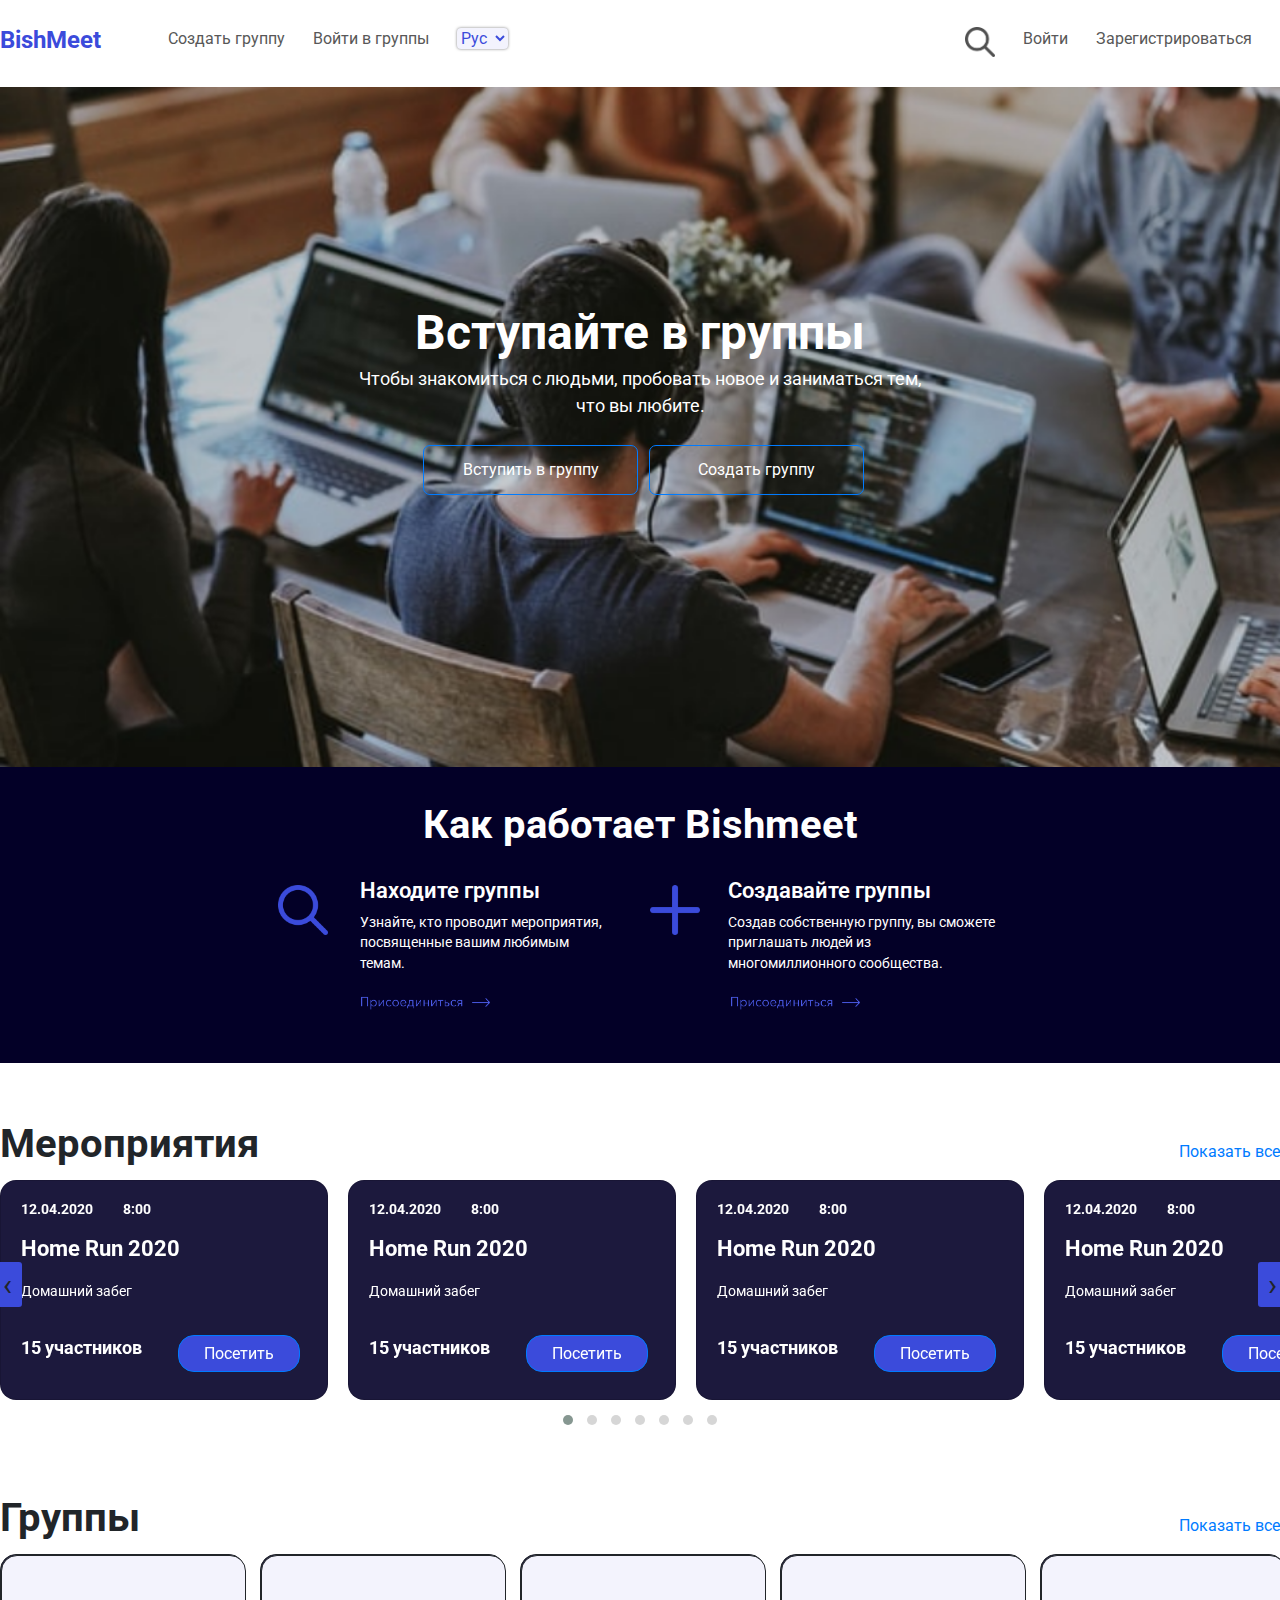
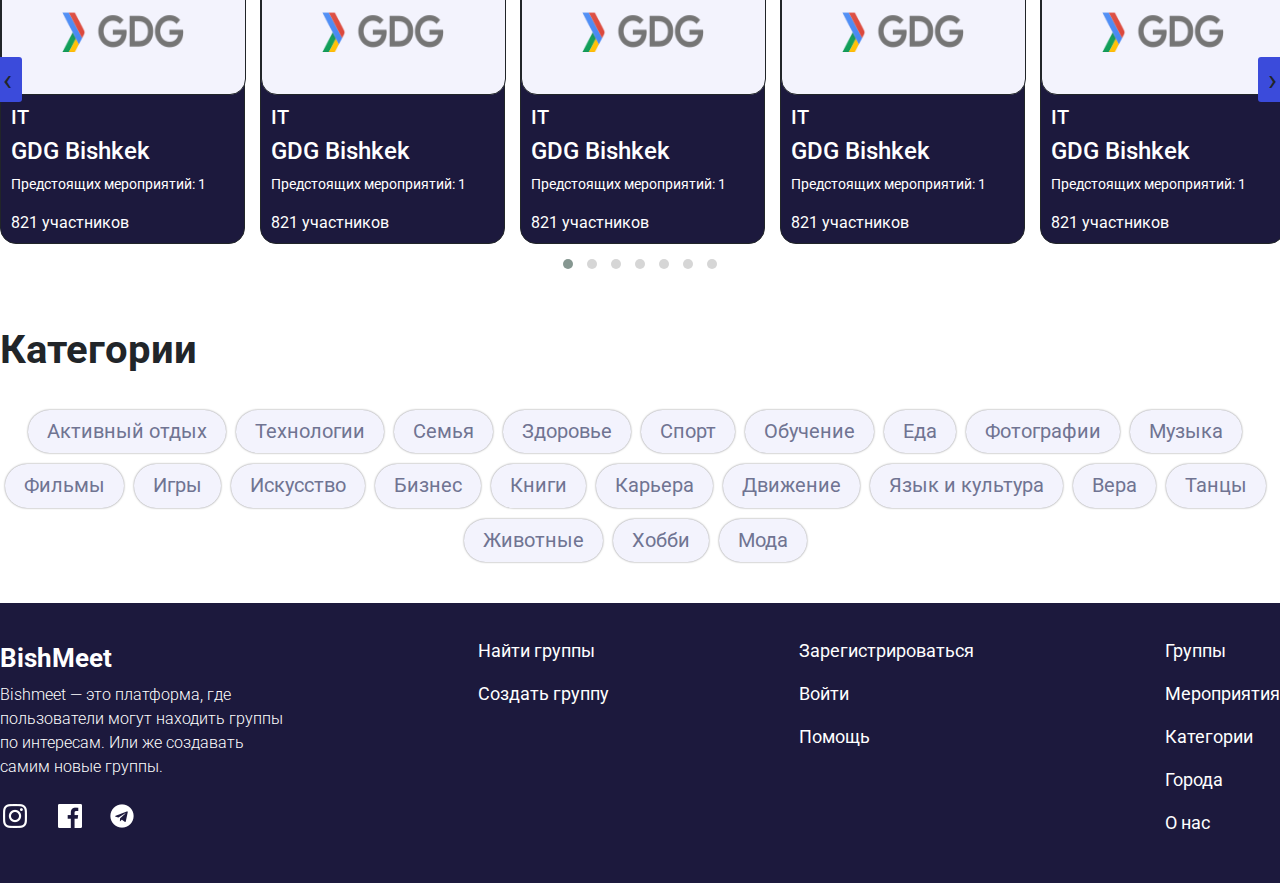
<file: index.html>
<!DOCTYPE html>
<html lang="en">

<head>
    <meta charset="UTF-8">
    <meta name="viewport" content="width=device-width, initial-scale=1.0">
    <link href="https://fonts.googleapis.com/css2?family=Roboto:wght@300;400;700&display=swap" rel="stylesheet">

    <link rel="stylesheet" href="./src/css/owl.carousel.min.css">
    <link rel="stylesheet" href="./src/css/owl.theme.default.min.css">
    <link rel="stylesheet" href="./src/css/bootstrap-reboot.min.css">
    <link rel="stylesheet" href="./src/css/bootstrap-grid.min.css">
    <link rel="stylesheet" href="https://stackpath.bootstrapcdn.com/bootstrap/4.5.0/css/bootstrap.min.css">
    <link rel="stylesheet" href="https://stackpath.bootstrapcdn.com/font-awesome/4.7.0/css/font-awesome.min.css">
    <link rel="stylesheet" href="./src/css/style.css">
    <title>Document</title>
</head>

<body>

    <!-- modal window -->
    <div class="modal_gamburger">
        <div class="container">
            <div class="box_all">
                <div class="box_modal">

                    <p> <span data-cloze class="close">&times;</span></p>


                    <div class="box_lang">
                        <span class="lang_items">РУС</span>
                        <span class="lang_items">КЫРГ</span>
                        <span class="lang_items">ENG</span>
                    </div>
                </div>

                <div class="input-group mt-3 mb-4">
                    <input type="text" class="form-control" placeholder="поиск" aria-label="Username"
                        aria-describedby="basic-addon1">
                    <img class="modal_lupa" src="./src/icons/lupa.png" alt="">
                </div>

                <h6 class="list_items"><a href="come_in.html"> Войти</a></h6>
                <h6 class="list_items"><a href="sign_up.html"> Зарегистрироваться</a></h6>
                <hr class="line_category mt-3 mb-3">
                <h6 class="list_items"><a href="#">Создать группу</a></h6>
                <h6 class="list_items"><a href="#">Войти в группу</a></h6>
            </div>
        </div>
    </div>

    <!-- header for mobile -->
    <div class="mobile">
        <div class="container_all">
            <div class="gamburger_menu_mobile">

                <img data-mobile class="gamburger_img " src="./src/icons/gamburger_menu.png" alt="menu">
                <h2 class="logo_text_mobile "><a href="#">BishMeet</a></h2>
                <span class="menu_text_mobile "><a href="come_in.html">Войти</a></span>
            </div>
        </div>
    </div>


    <header class="header_menu">
        <div class="container_all">

            <div class="menu">
                <h2 class="logo_text"><a href="#">BishMeet</a></h2>
                <div class="box_menu">
                    <ul class="menu_items menu_2">
                        <li class="menu_items_text"><a href="#">Создать группу</a></li>
                        <li class="menu_items_text"><a href="#">Войти в группы</a></li>
                        <li class="menu_items_text">
                            <select class="dropDown">
                                <option>Рус</option>
                                <option>Кыр</option>
                                <option>Eng</option>

                            </select>
                        </li>
                    </ul>

                    <ul class="menu_items ">
                        <li class="menu_items_text">
                            <img class="menu_icons_lupa" src="./src/icons/lupa.png" alt="lupa">
                        </li>
                        <li class="menu_items_text"><a href="come_in.html">Войти</a></li>
                        <li class="menu_items_text"><a href="sign_up.html">Зарегистрироваться</a></li>
                    </ul>
                </div>
            </div>
        </div>

    </header>

    <section class="promo">
        <div class="container_all">
            <div class="box_promo ">
                <h1 class="promo_first_text ">Вступайте в группы </h1>
                <p class="promo_text_item">Чтобы знакомиться с людьми, пробовать новое и заниматься тем, <br
                        class="break">что вы
                    любите.</p>
                <div class="for_btn">
                    <button type="button" class="btn btn-outline-primary">Вступить в группу </button>
                    <button type="button" class="btn btn-outline-primary">Создать группу</button>
                </div>
            </div>

        </div>
    </section>

    <section class="promo_info">
        <div class="container-fluid">
            <div class="box_promo_info ">
                <h2 class="promo_second_text ">Как работает Bishmeet</h2>
                <div class="promo_info_box mt-4">
                    <div class="box_info_1">

                        <div class="box_img">
                            <img class="promo_img_lupa mt-2" src="./src/icons/lupa_blue_2.png" alt="lupa">
                        </div>

                        <div class="box_text">
                            <h2 class="promo_find_text">Находите группы</h2>
                            <p class="promo_text_info">Узнайте, кто проводит мероприятия, посвященные вашим любимым
                                <br> темам.
                            </p>
                        </div>

                        <div class="box_com">
                            <a href="#"><img class="get_in" src="./src/icons/str.png" alt="str"> </a>
                        </div>

                    </div>




                    <div class="box_info_2">

                        <div class="box_img">
                            <img class="promo_img_pluse mt-2  " src="./src/icons/pluse (1).png" alt="plus">
                        </div>

                        <div class="box_text_2">
                            <h2 class="promo_find_text">Создавайте группы </h2>
                            <p class="promo_text_info">Создав собственную группу, вы сможете приглашать людей из<br>
                                многомиллионного сообщества.
                            </p>
                        </div>

                        <div class="box_com">
                            <a href="#"><img class="get_in mr-4" src="./src/icons/str.png" alt="str"> </a>
                        </div>

                    </div>


                </div>
            </div>
        </div>
    </section>

    <section class="promo_slider">
        <div class="container_all">
            <div class="promo_text_slider">
                <h2 class="activity ">Мероприятия</h2>
                <p class="activity_text"><a href="#">Показать все </a></p>
            </div>

            <!-- <div class="container"> -->
            <div class="first owl-carousel owl-theme owl-loaded">
                <div>
                    <div class="card ">
                        <div class="card-body">
                            <h5 class="card-title">12.04.2020</h5>
                            <h5 class="card-title">8:00</h5>
                            <h4 class="card-title">Home Run 2020</h4>

                            <p class="card-text">Домашний забег</p>
                            <p class="card-title-text">15 участников</p>

                            <a href="#" class="btn_card btn btn-primary">Посетить</a>
                        </div>
                    </div>
                </div>
                <div>
                    <div class="card ">
                        <div class="card-body">
                            <h5 class="card-title">12.04.2020</h5>
                            <h5 class="card-title">8:00</h5>
                            <h4 class="card-title">Home Run 2020</h4>

                            <p class="card-text">Домашний забег</p>
                            <p class="card-title-text">15 участников</p>

                            <a href="#" class="btn_card btn btn-primary">Посетить</a>
                        </div>
                    </div>
                </div>
                <div>
                    <div class="card ">
                        <div class="card-body">
                            <h5 class="card-title">12.04.2020</h5>
                            <h5 class="card-title">8:00</h5>
                            <h4 class="card-title">Home Run 2020</h4>

                            <p class="card-text">Домашний забег</p>
                            <p class="card-title-text">15 участников</p>

                            <a href="#" class="btn_card btn btn-primary">Посетить</a>
                        </div>
                    </div>
                </div>
                <div>
                    <div class="card ">
                        <div class="card-body">
                            <h5 class="card-title">12.04.2020</h5>
                            <h5 class="card-title">8:00</h5>
                            <h4 class="card-title">Home Run 2020</h4>

                            <p class="card-text">Домашний забег</p>
                            <p class="card-title-text">15 участников</p>

                            <a href="#" class="btn_card btn btn-primary">Посетить</a>
                        </div>
                    </div>
                </div>
                <div>
                    <div class="card ">
                        <div class="card-body">
                            <h5 class="card-title">12.04.2020</h5>
                            <h5 class="card-title">8:00</h5>
                            <h4 class="card-title">Home Run 2020</h4>

                            <p class="card-text">Домашний забег</p>
                            <p class="card-title-text">15 участников</p>

                            <a href="#" class="btn_card btn btn-primary">Посетить</a>
                        </div>
                    </div>
                </div>
                <div>
                    <div class="card ">
                        <div class="card-body">
                            <h5 class="card-title">12.04.2020</h5>
                            <h5 class="card-title">8:00</h5>
                            <h4 class="card-title">Home Run 2020</h4>

                            <p class="card-text">Домашний забег</p>
                            <p class="card-title-text">15 участников</p>

                            <a href="#" class="btn_card btn btn-primary">Посетить</a>
                        </div>
                    </div>
                </div>
                <div>
                    <div class="card ">
                        <div class="card-body">
                            <h5 class="card-title">12.04.2020</h5>
                            <h5 class="card-title">8:00</h5>
                            <h4 class="card-title">Home Run 2020</h4>

                            <p class="card-text">Домашний забег</p>
                            <p class="card-title-text">15 участников</p>

                            <a href="#" class="btn_card btn btn-primary">Посетить</a>
                        </div>
                    </div>
                </div>
            </div>
        </div>


        </div>
    </section>



    <section class="promo_slider">
        <div class="container_all">
            <div class="promo_text_slider">
                <h2 class="activity ">Группы</h2>
                <p class="activity_text"><a href="#">Показать все </a></p>
            </div>

            <div class="second owl-carousel owl-theme owl-loaded">
                <div>
                    <div class="second_card">
                        <div class="card_GDG_img">
                            <img class="GDG_img" src="./src/images/GDG.png" alt="GDG">
                        </div>
                        <div class="info_text">
                            <h5 class="card-title-text GDG_text">IT</h5>
                            <h4 class=""><a class="GDG_text" href="#">GDG Bishkek</a></h4>
                            <p class="card-text"><a class="GDG_text" href="#">Предстоящих мероприятий:
                                    1</a></p>
                            <p class="card_text"><a class="GDG_text" href="#"> 821 участников</a></p>
                        </div>
                    </div>
                </div>
                <div>
                    <div class="second_card">
                        <div class="card_GDG_img">
                            <img class="GDG_img" src="./src/images/GDG.png" alt="GDG">
                        </div>
                        <div class="info_text">
                            <h5 class="card-title-text GDG_text">IT</h5>
                            <h4 class=""><a class="GDG_text" href="#">GDG Bishkek</a></h4>
                            <p class="card-text"><a class="GDG_text" href="#">Предстоящих мероприятий:
                                    1</a></p>
                            <p class="card_text"><a class="GDG_text" href="#"> 821 участников</a></p>
                        </div>
                    </div>
                </div>
                <div>
                    <div class="second_card">
                        <div class="card_GDG_img">
                            <img class="GDG_img" src="./src/images/GDG.png" alt="GDG">
                        </div>
                        <div class="info_text">
                            <h5 class="card-title-text GDG_text">IT</h5>
                            <h4 class=""><a class="GDG_text" href="#">GDG Bishkek</a></h4>
                            <p class="card-text"><a class="GDG_text" href="#">Предстоящих мероприятий:
                                    1</a></p>
                            <p class="card_text"><a class="GDG_text" href="#"> 821 участников</a></p>
                        </div>
                    </div>
                </div>
                <div>
                    <div class="second_card">
                        <div class="card_GDG_img">
                            <img class="GDG_img" src="./src/images/GDG.png" alt="GDG">
                        </div>
                        <div class="info_text">
                            <h5 class="card-title-text GDG_text">IT</h5>
                            <h4 class=""><a class="GDG_text" href="#">GDG Bishkek</a></h4>
                            <p class="card-text"><a class="GDG_text" href="#">Предстоящих мероприятий:
                                    1</a></p>
                            <p class="card_text"><a class="GDG_text" href="#"> 821 участников</a></p>
                        </div>
                    </div>
                </div>
                <div>
                    <div class="second_card">
                        <div class="card_GDG_img">
                            <img class="GDG_img" src="./src/images/GDG.png" alt="GDG">
                        </div>
                        <div class="info_text">
                            <h5 class="card-title-text GDG_text">IT</h5>
                            <h4 class=""><a class="GDG_text" href="#">GDG Bishkek</a></h4>
                            <p class="card-text"><a class="GDG_text" href="#">Предстоящих мероприятий:
                                    1</a></p>
                            <p class="card_text"><a class="GDG_text" href="#"> 821 участников</a></p>
                        </div>
                    </div>
                </div>
                <div>
                    <div class="second_card">
                        <div class="card_GDG_img">
                            <img class="GDG_img" src="./src/images/GDG.png" alt="GDG">
                        </div>
                        <div class="info_text">
                            <h5 class="card-title-text GDG_text">IT</h5>
                            <h4 class=""><a class="GDG_text" href="#">GDG Bishkek</a></h4>
                            <p class="card-text"><a class="GDG_text" href="#">Предстоящих мероприятий:
                                    1</a></p>
                            <p class="card_text"><a class="GDG_text" href="#"> 821 участников</a></p>
                        </div>
                    </div>
                </div>
                <div>
                    <div class="second_card">
                        <div class="card_GDG_img">
                            <img class="GDG_img" src="./src/images/GDG.png" alt="GDG">
                        </div>
                        <div class="info_text">
                            <h5 class="card-title-text GDG_text">IT</h5>
                            <h4 class=""><a class="GDG_text" href="#">GDG Bishkek</a></h4>
                            <p class="card-text"><a class="GDG_text" href="#">Предстоящих мероприятий:
                                    1</a></p>
                            <p class="card_text"><a class="GDG_text" href="#"> 821 участников</a></p>
                        </div>
                    </div>
                </div>
            </div>



        </div>
    </section>

    <section class="category">
        <div class="container_all">
            <h2 class="">Категории</h2>
            <div class="category_items">
                <ul class="items_btn">
                    <li> <button class="category_btn">Активный отдых</button></li>
                    <li><button class="category_btn">Технологии</button></li>
                    <li>
                        <button class="category_btn">Семья</button>

                    </li>
                    <li>
                        <button class="category_btn"> Здоровье</button>

                    </li>
                    <li>
                        <button class="category_btn"> Спорт</button>

                    </li>
                    <li>
                        <button class="category_btn"> Обучение</button>

                    </li>
                    <li>
                        <button class="category_btn"> Еда</button>

                    </li>
                    <li>
                        <button class="category_btn"> Фотографии</button>

                    </li>
                    <li>
                        <button class="category_btn"> Музыка</button>

                    </li>
                    <li>
                        <button class="category_btn"> Фильмы</button>

                    </li>
                    <li>
                        <button class="category_btn"> Игры</button>

                    </li>
                    <li>
                        <button class="category_btn"> Искусство</button>

                    </li>
                    <li>
                        <button class="category_btn"> Бизнес</button>

                    </li>
                    <li>
                        <button class="category_btn">Книги</button>

                    </li>
                    <li>
                        <button class="category_btn"> Карьера</button>

                    </li>

                    <li>
                        <button class="category_btn">Движение</button>

                    </li>
                    <li>
                        <button class="category_btn">Язык и культура</button>

                    </li>
                    <li>
                        <button class="category_btn">Вера</button>

                    </li>
                    <li>
                        <button class="category_btn">Танцы</button>

                    </li>
                    <li>
                        <button class="category_btn">Животные</button>

                    </li>
                    <li>
                        <button class="category_btn">Хобби</button>

                    </li>
                    <li>
                        <button class="category_btn">Мода</button>

                    </li>

                </ul>





            </div>
        </div>
    </section>


    <footer>
        <div class="container_all">
            <div class="footer_items_box">
                <div class="footer_items_promo">
                    <h2 class="footer_logo"> <a href="#">BishMeet</a></h2>
                    <p class="footer_text_promo">Bishmeet — это платформа, где пользователи могут находить
                        группы по интересам. Или же
                        создавать самим новые группы.</p>
                    <a href="#">
                        <img class="soc_set" src="./src/icons/instagram (1).png" alt="instagram">
                    </a>
                    <a href="#">
                        <img class="soc_set" src="./src/icons/facebook.png" alt="facebook">
                    </a>
                    <a href="#">
                        <img class="soc_set" src="./src/icons/telegram.png" alt="telegram">
                    </a>

                </div>


                <div class="footer_serach_text">
                    <p><a href="#">Найти группы</a></p>
                    <p><a href="#">Создать группу</a></p>

                </div>

                <div class="footer_registr_text">
                    <p><a href="sign_up.html">Зарегистрироваться</a></p>
                    <p><a href="come_in.html">Войти </a></p>
                    <p><a href="#">Помощь </a></p>


                </div>

                <div class="footer_category_text">
                    <p><a href="#">Группы</a></p>
                    <p><a href="#">Мероприятия </a></p>
                    <p><a href="#">Категории</a></p>
                    <p><a href="#">Города</a></p>
                    <p><a href="#">О нас</a></p>
                </div>
            </div>



        </div>

        <div class="footer_mobile">
            <p class="BishMeet"> © 2020 BishMeet</p>
        </div>



    </footer>



    <script src="https://code.jquery.com/jquery-3.5.1.min.js"
        integrity="sha256-9/aliU8dGd2tb6OSsuzixeV4y/faTqgFtohetphbbj0=" crossorigin="anonymous"></script>
    <script src="./js/owl.carousel.min.js"></script>
    <script src="./js/index.js"></script>
</body>

</html>
</file>
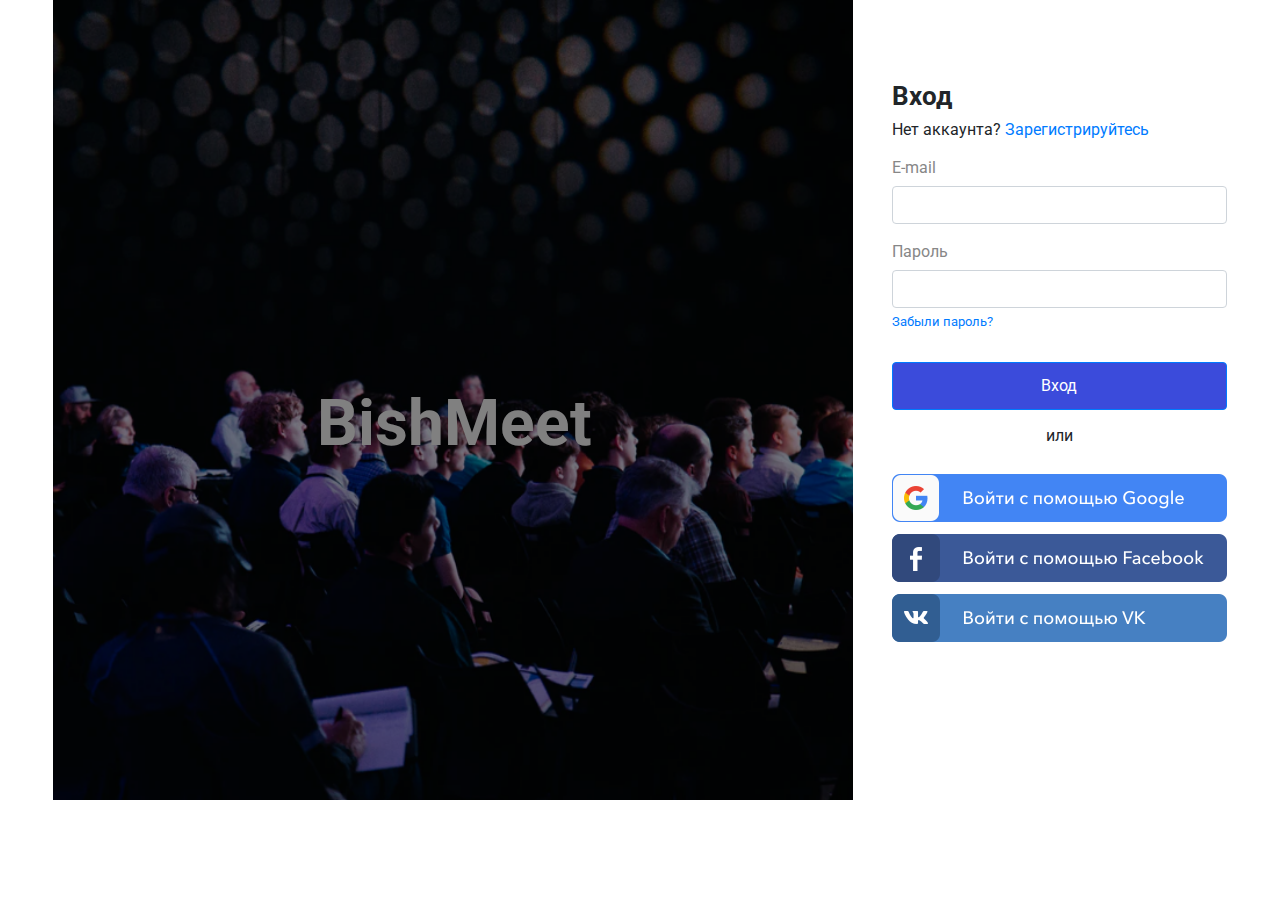
<file: come_in.html>
<!DOCTYPE html>
<html lang="en">

<head>
    <meta charset="UTF-8">
    <meta name="viewport" content="width=device-width, initial-scale=1.0">
    <link href="https://fonts.googleapis.com/css2?family=Roboto:wght@300;400;700&display=swap" rel="stylesheet">
    <link rel="stylesheet" href="./src/css/bootstrap-reboot.min.css">
    <link rel="stylesheet" href="./src/css/bootstrap-grid.min.css">
    <link rel="stylesheet" href="https://stackpath.bootstrapcdn.com/bootstrap/4.5.0/css/bootstrap.min.css">
    <link rel="stylesheet" href="https://stackpath.bootstrapcdn.com/font-awesome/4.7.0/css/font-awesome.min.css">
    <link rel="stylesheet" href="./src/css/come_in.css">
    <title>Document</title>
</head>

<body>



    <div class="come_in">
        <div class="container-fluid">
            <div class="box_flex">
                <div class="box_img">
                    <div class="img_img">
                        <h1>BishMeet</h1>

                    </div>
                    <!-- <img src="./src/icons/enter_img.svg" alt=""> -->
                </div>

                <div class="sidebar">
                    <h2 class="sidebar_text">Вход </h2>
                    <span>
                        <p>Нет аккаунта? <a href="#">Зарегистрируйтесь</a> </p>
                    </span>


                    <form>
                        <div class="form-group">
                            <label for="exampleInputEmail1">E-mail</label>
                            <input type="email" class="form-control" id="exampleInputEmail1"
                                aria-describedby="emailHelp">

                        </div>
                        <div class="form-group">
                            <label for="exampleInputPassword1">Пароль</label>
                            <input type="password" class="form-control" id="exampleInputPassword1">
                            <small id="emailHelp" class="form-text text-muted"> <a href=""> Забыли пароль?</a>
                            </small>
                        </div>

                        <button type="submit" class="btn btn-primary">Вход</button>
                    </form>

                    <div class="button_group ">
                        <p class="or ">или</p>

                        <ul>
                            <li>
                                <a href="#">
                                    <img class="group_img" src="./src/images/Google.png" alt="google">
                                </a>
                            </li>
                            <li>
                                <a href="#">
                                    <img class="group_img" src="./src/images/Facbook.png" alt="google">
                                </a>
                            </li>
                            <li>
                                <a href="#">
                                    <img class="group_img" src="./src/images/Vk.png" alt="google">
                                </a>
                            </li>
                        </ul>




                    </div>
                </div>
            </div>
        </div>
    </div>








    <script src="https://code.jquery.com/jquery-3.5.1.slim.min.js"
        integrity="sha256-4+XzXVhsDmqanXGHaHvgh1gMQKX40OUvDEBTu8JcmNs=" crossorigin="anonymous"></script>

    <!-- <script src="./js/index.js"></script> -->
</body>

</html>
</file>
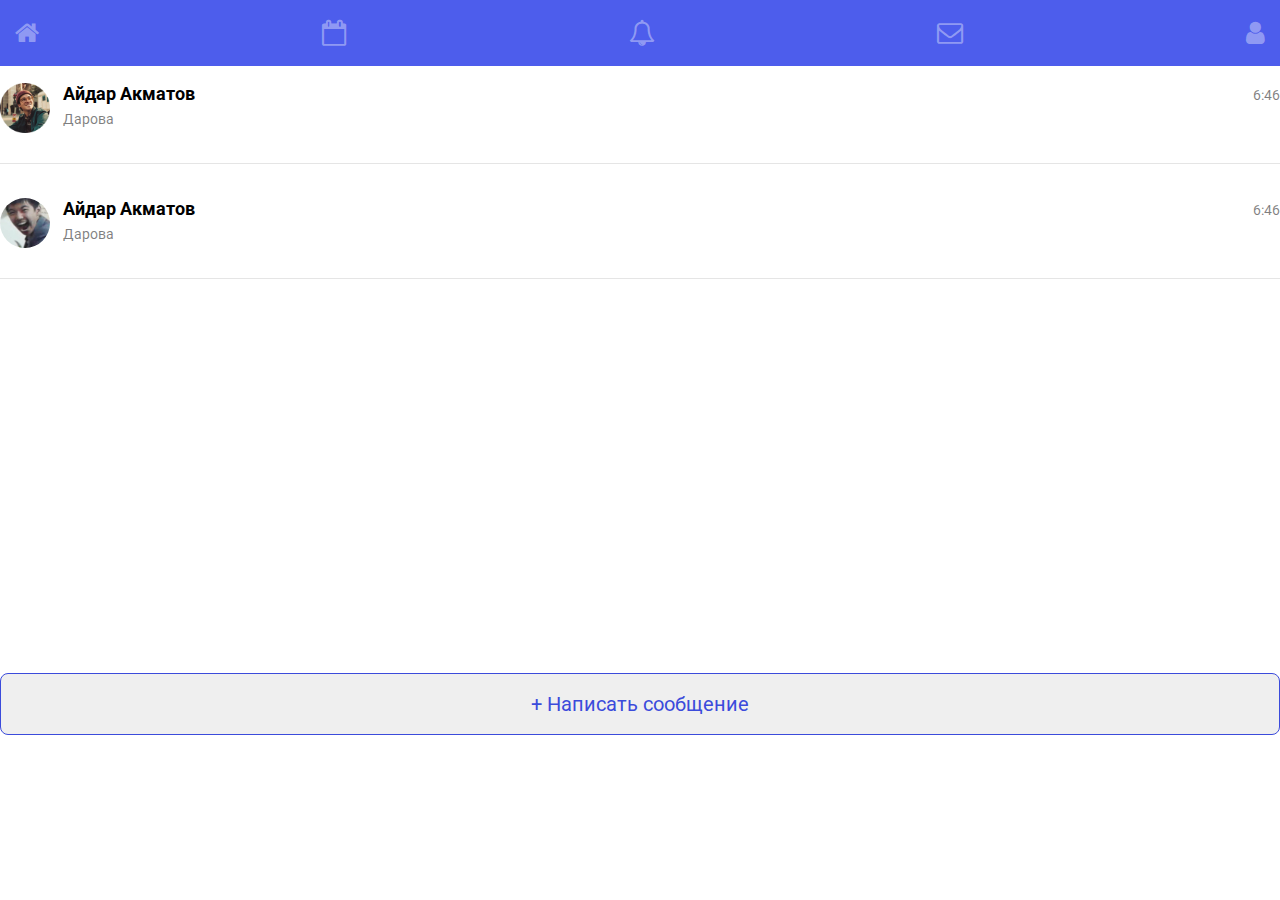
<file: message_user.html>
<!DOCTYPE html>
<html lang="en">

<head>
    <meta charset="UTF-8">
    <meta name="viewport" content="width=device-width, initial-scale=1.0">
    <link href="https://fonts.googleapis.com/css2?family=Roboto:wght@300;400;700&display=swap" rel="stylesheet">
    <link rel="stylesheet" href="./src/css/bootstrap-reboot.min.css">
    <link rel="stylesheet" href="./src/css/bootstrap-grid.min.css">
    <link rel="stylesheet" href="https://stackpath.bootstrapcdn.com/bootstrap/4.5.0/css/bootstrap.min.css">
    <link rel="stylesheet" href="https://stackpath.bootstrapcdn.com/font-awesome/4.7.0/css/font-awesome.min.css">
    <link rel="stylesheet" href="./src/css/message_user.css">
    <title>Document</title>
</head>

<body>
    <!-- modal -->
    <div class="sms_box">
        <div class="box_message_modal">
            <div class="message_modal">
                <span class="close" style="cursor: pointer;">&times;</span>
                <p>New message</p>
                <hr>
                <form class="form_input">
                    <div class="input-group mb-3">
                        <input type="text" class="form-control" placeholder="Message" aria-label="Recipient's username"
                            aria-describedby="button-addon2">
                        <div class="input-group-append">
                            <button class="btn btn-outline-primary" type="button" id="button-addon2">Send</button>
                        </div>
                    </div>
                </form>
            </div>
        </div>

    </div>


    <div class="registered_user">
        <div class="container_all">
            <div class="menu_user">
                <a href="registered_user.html"><i class="fa fa-home" aria-hidden="true"></i></a>
                <a href="calendar.html"><i class="fa fa-calendar-o" aria-hidden="true"></i></a>
                <a href="notifications.html"><i class="fa fa-bell-o" aria-hidden="true"></i></a>
                <a href="message.html"><i class="fa fa-envelope-o" aria-hidden="true"></i></a>
                <a href="user.html"><i class="fa fa-user" aria-hidden="true"></i></a>

            </div>
        </div>

        <section class="sms_user">
            <div class="container_all">

                <div class="sms_event_user">
                    <div class="logo_event_user">
                        <img src="./src/images/user.png" alt="">
                    </div>
                    <div class="box_sms_event_user">
                        <div class="sms_name_user">
                            <span class="sms_text_user">Айдар Акматов</span>
                            <span class="sms_info_text_user"> 6:46</span>
                        </div>
                        <p class="txt">Дарова</p>

                    </div>

                </div>
                <hr>


                <div class="sms_event_user">
                    <div class="logo_event_user">
                        <img src="./src/images/user_2_img.svg" alt="">
                    </div>
                    <div class="box_sms_event_user">
                        <div class="sms_name_user">
                            <span class="sms_text_user">Айдар Акматов</span>
                            <span class="sms_info_text_user"> 6:46</span>
                        </div>
                        <p class="txt">Дарова</p>

                    </div>

                </div>
                <hr>



            </div>


        </section>


        <section class="box_sms_btn">
            <div class="container_all">


                <button class="sms_btn">+ Написать сообщение</button>
            </div>
        </section>









        <script src="https://code.jquery.com/jquery-3.5.1.slim.min.js"
            integrity="sha256-4+XzXVhsDmqanXGHaHvgh1gMQKX40OUvDEBTu8JcmNs=" crossorigin="anonymous"></script>


        <script src="./js/message.js"></script>
</body>

</html>
</file>
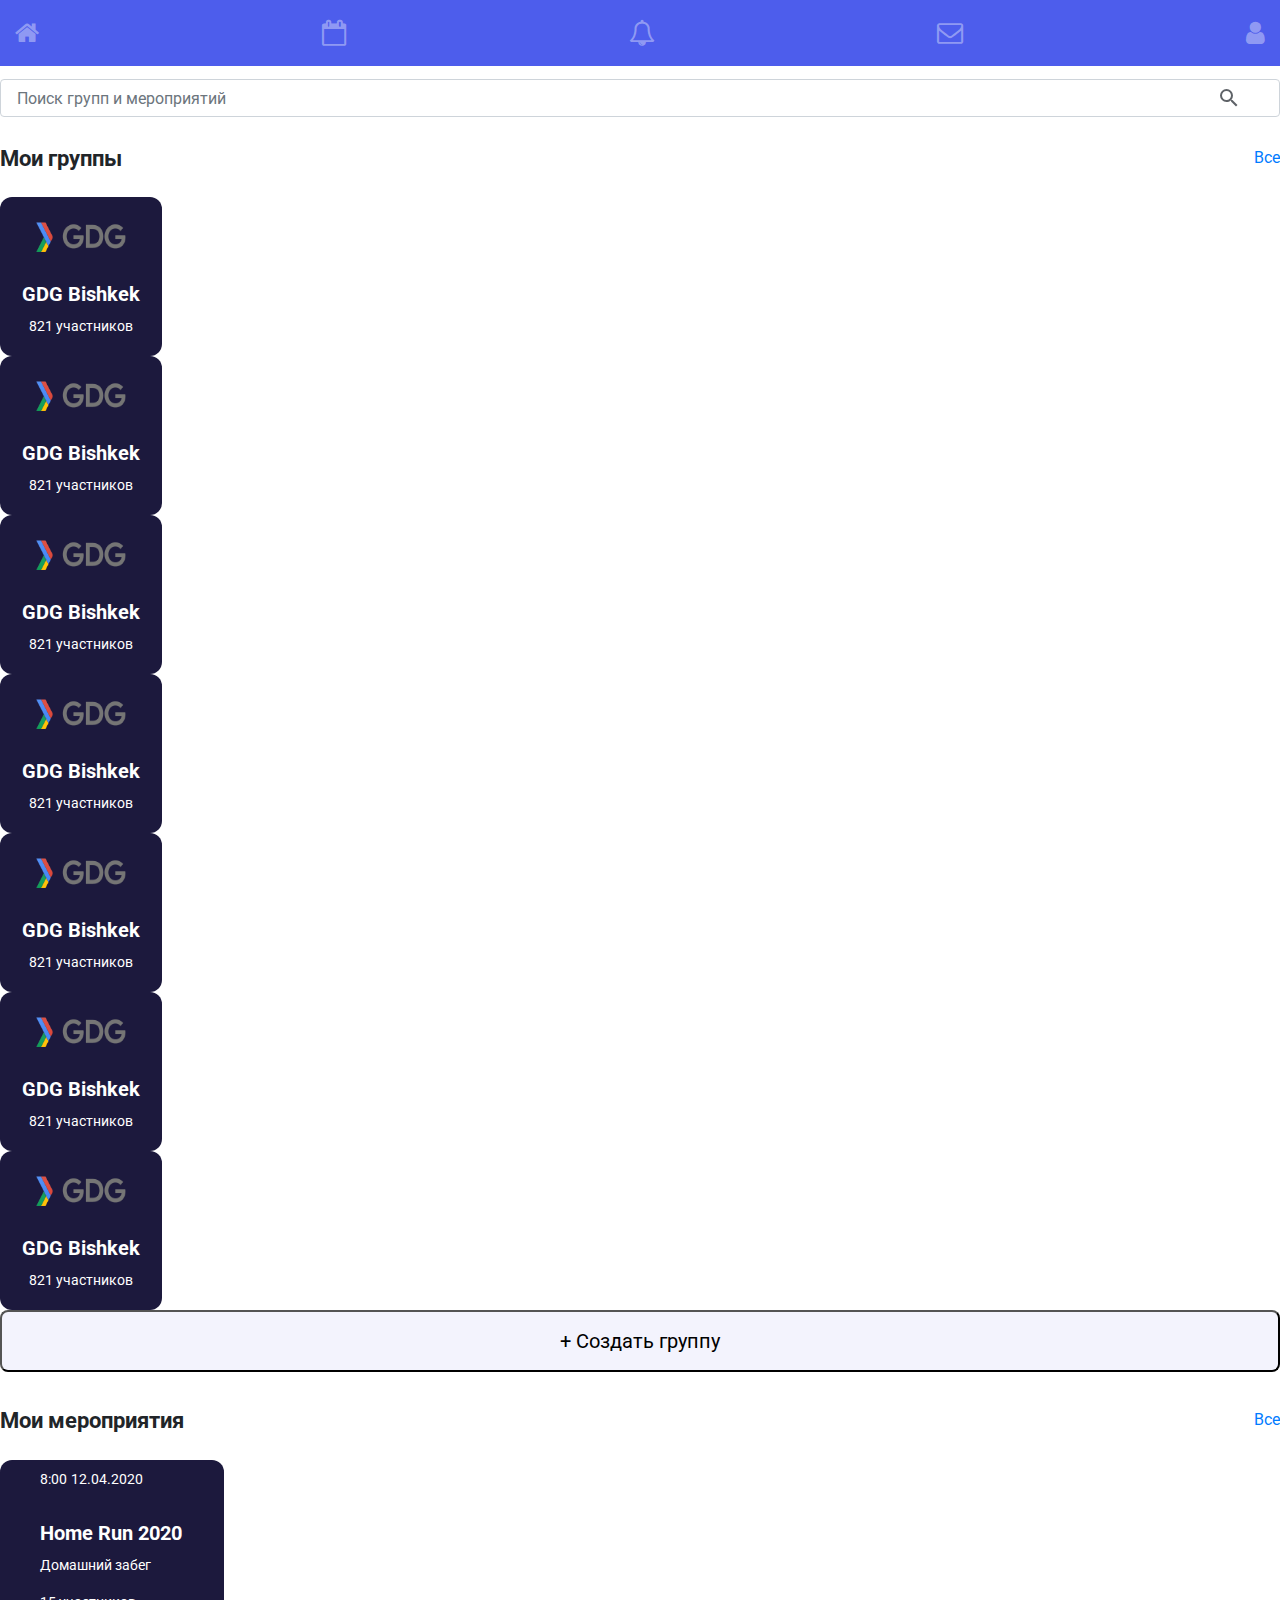
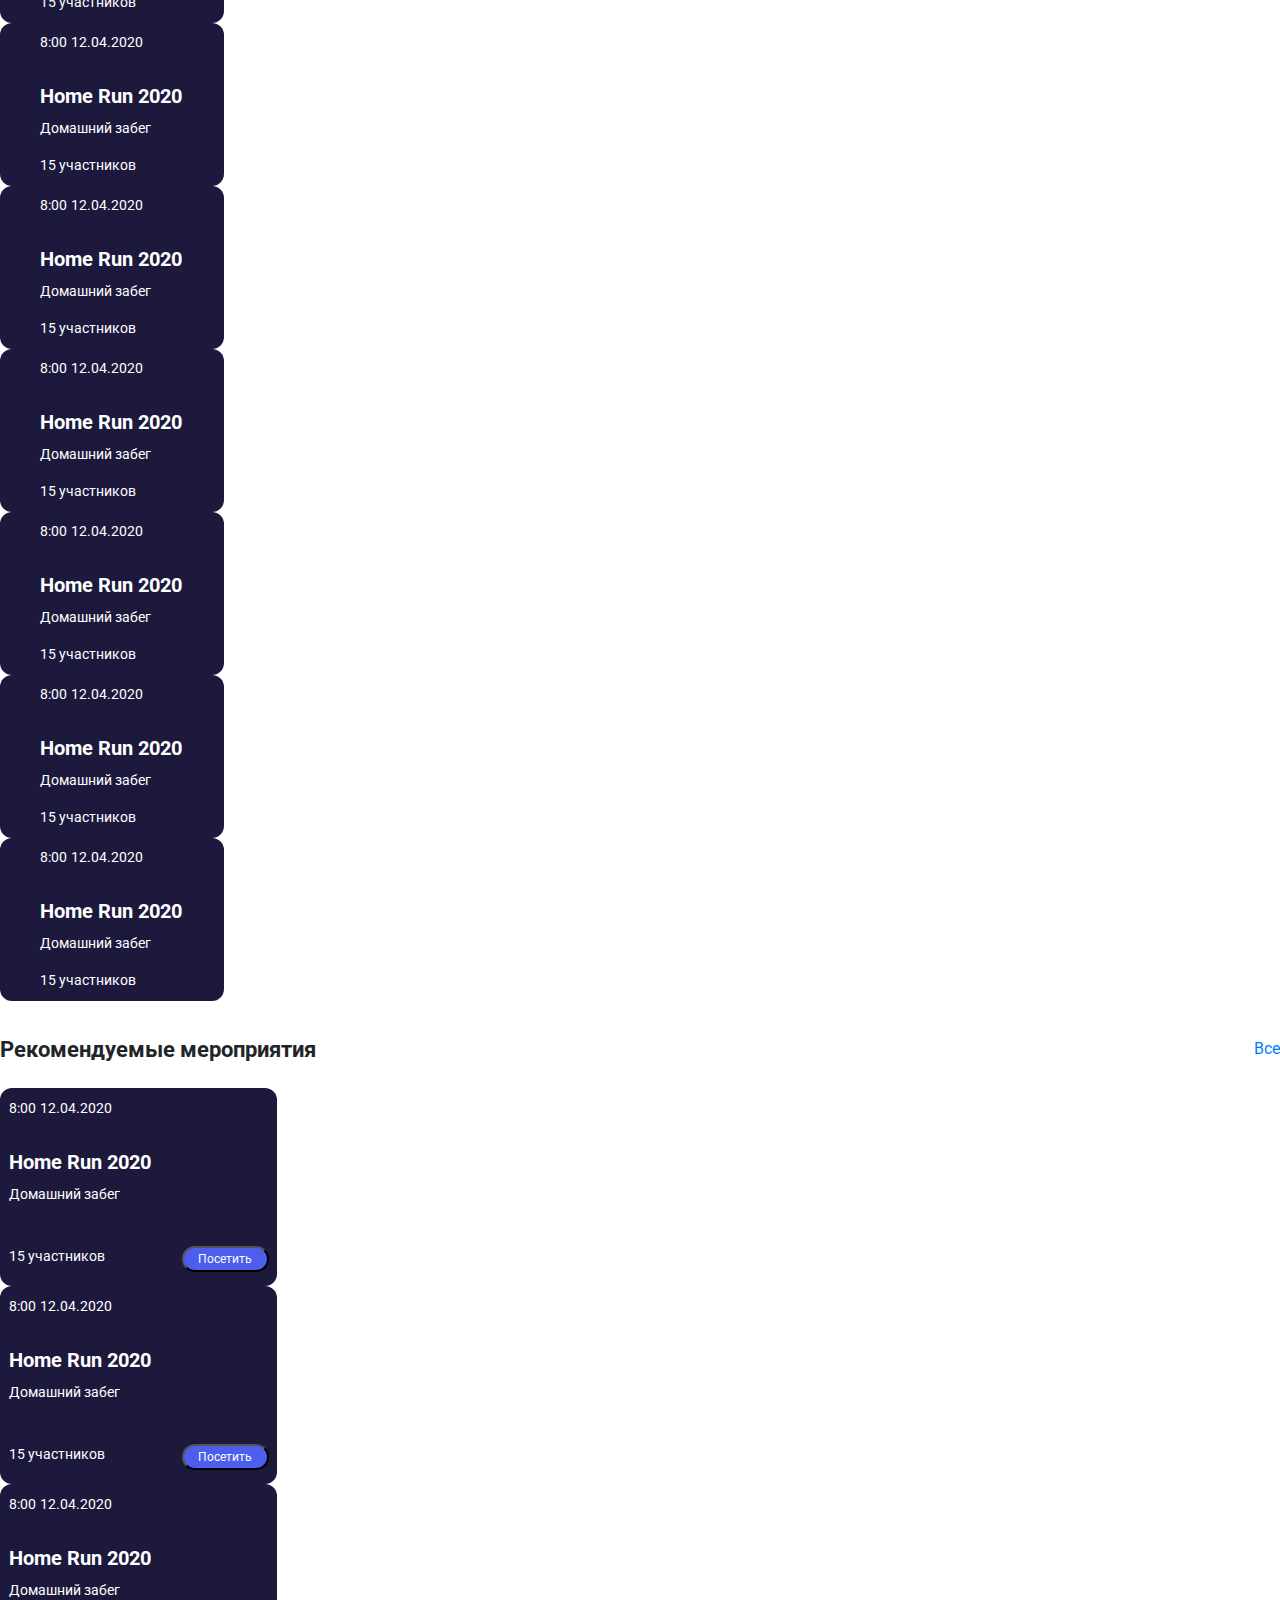
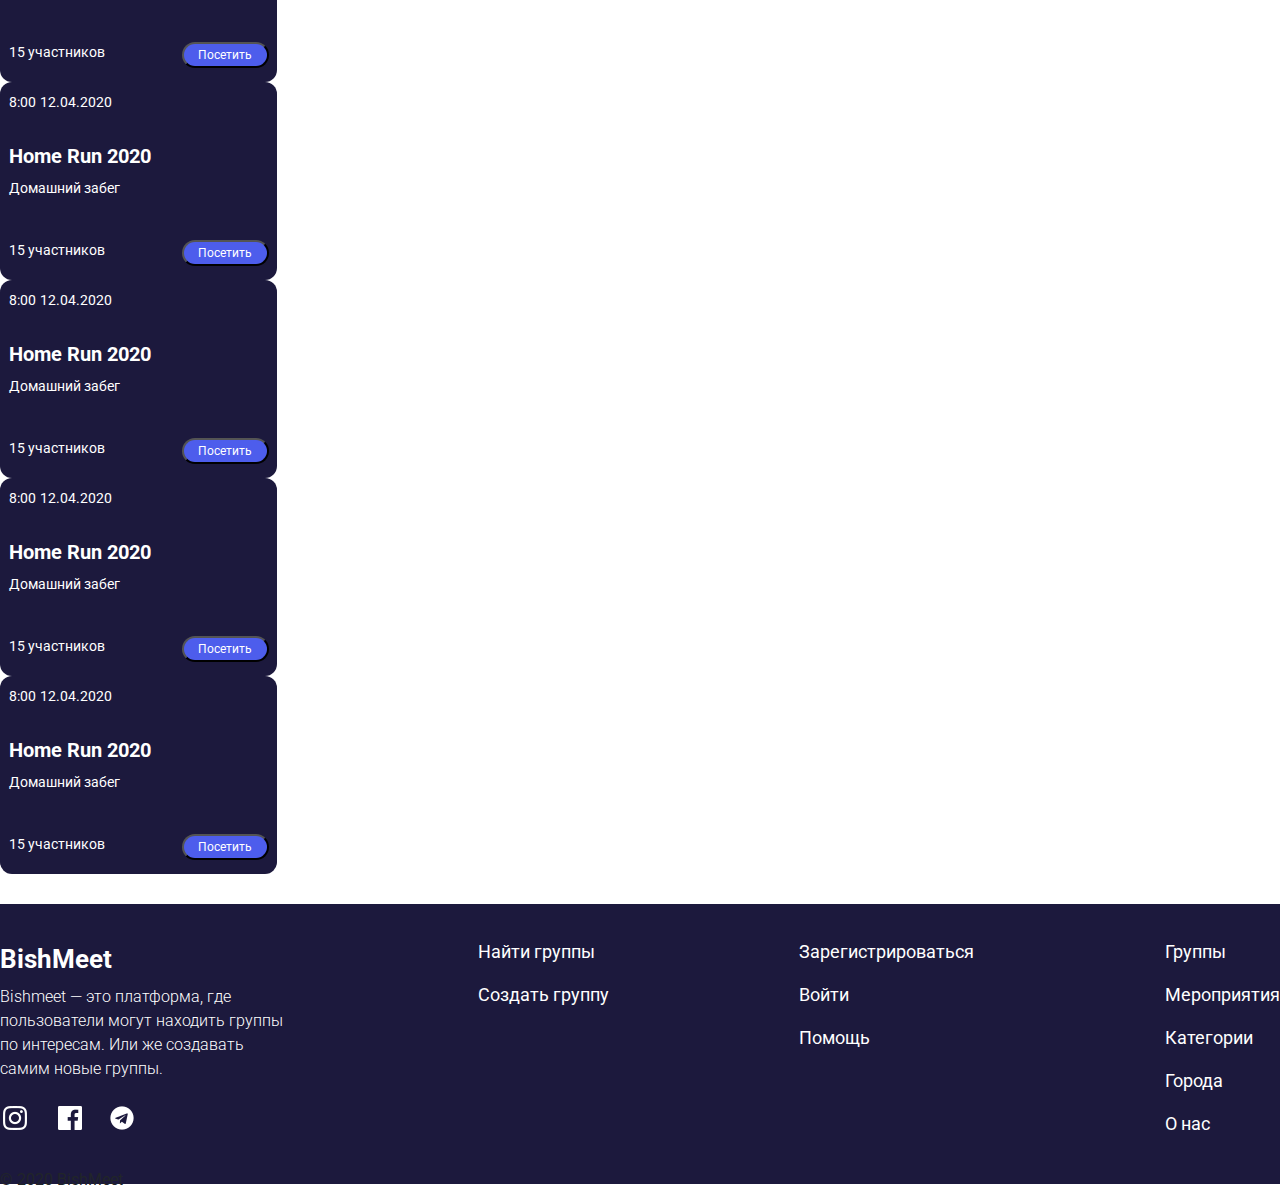
<file: registered_user.html>
<!DOCTYPE html>
<html lang="en">

<head>
    <meta charset="UTF-8">
    <meta name="viewport" content="width=device-width, initial-scale=1.0">
    <link href="https://fonts.googleapis.com/css2?family=Roboto:wght@300;400;700&display=swap" rel="stylesheet">
    <link rel="stylesheet" href="./src/css/owl.carousel.min.css">
    <link rel="stylesheet" href="./src/css/owl.theme.default.min.css">
    <link rel="stylesheet" href="./src/css/bootstrap-reboot.min.css">
    <link rel="stylesheet" href="./src/css/bootstrap-grid.min.css">
    <link rel="stylesheet" href="https://stackpath.bootstrapcdn.com/bootstrap/4.5.0/css/bootstrap.min.css">
    <link rel="stylesheet" href="https://stackpath.bootstrapcdn.com/font-awesome/4.7.0/css/font-awesome.min.css">
    <link rel="stylesheet" href="./src/css/registered_user.css">
    <title>Document</title>
</head>

<body>

    <div class="registered_user">
        <div class="container_all">
            <div class="menu_user">
                <a href="registered_user_page.html"><i class="fa fa-home" aria-hidden="true"></i></a>
                <a href="calendar.html"><i class="fa fa-calendar-o" aria-hidden="true"></i></a>
                <a href="notifications.html"><i class="fa fa-bell-o" aria-hidden="true"></i></a>
                <a href="message.html"><i class="fa fa-envelope-o" aria-hidden="true"></i></a>
                <a href="user.html"><i class="fa fa-user" aria-hidden="true"></i></a>

            </div>



            <div class="search">
                <div class="input-group">
                    <input type="text" class="form-control" aria-label="Text input with dropdown button"
                        placeholder=" Поиск групп и мероприятий">
                </div>

            </div>

        </div>

    </div>

    <section class="made_carousel">
        <div class="container_all">
            <div class="box_made_text">
                <h2 class="group_text">Мои группы</h2>
                <span><a href="#">Все </a></span>
            </div>

            <div class="third owl-carousel owl-theme owl-loaded">
                <div>
                    <div class="box_carousel">
                        <div class="box_info_carousel">
                            <img class="logo_carousel" src="./src/images/GDG.png" alt="">
                            <h2 class="carousel_text"><a class="tag_a" href="#"> GDG Bishkek</a></h2>
                            <span class="info_text"><a class="tag_a" href="#">821 участников</a></span>

                        </div>

                    </div>
                </div>
                <div>
                    <div class="box_carousel">
                        <div class="box_info_carousel">
                            <img class="logo_carousel" src="./src/images/GDG.png" alt="">
                            <h2 class="carousel_text"><a class="tag_a" href="#"> GDG Bishkek</a></h2>
                            <span class="info_text"><a class="tag_a" href="#">821 участников</a></span>

                        </div>

                    </div>
                </div>
                <div>
                    <div class="box_carousel">
                        <div class="box_info_carousel">
                            <img class="logo_carousel" src="./src/images/GDG.png" alt="">
                            <h2 class="carousel_text"><a class="tag_a" href="#"> GDG Bishkek</a></h2>
                            <span class="info_text"><a class="tag_a" href="#">821 участников</a></span>

                        </div>

                    </div>
                </div>
                <div>
                    <div class="box_carousel">
                        <div class="box_info_carousel">
                            <img class="logo_carousel" src="./src/images/GDG.png" alt="">
                            <h2 class="carousel_text"><a class="tag_a" href="#"> GDG Bishkek</a></h2>
                            <span class="info_text"><a class="tag_a" href="#">821 участников</a></span>

                        </div>

                    </div>
                </div>
                <div>
                    <div class="box_carousel">
                        <div class="box_info_carousel">
                            <img class="logo_carousel" src="./src/images/GDG.png" alt="">
                            <h2 class="carousel_text"><a class="tag_a" href="#"> GDG Bishkek</a></h2>
                            <span class="info_text"><a class="tag_a" href="#">821 участников</a></span>

                        </div>

                    </div>
                </div>
                <div>
                    <div class="box_carousel">
                        <div class="box_info_carousel">
                            <img class="logo_carousel" src="./src/images/GDG.png" alt="">
                            <h2 class="carousel_text"><a class="tag_a" href="#"> GDG Bishkek</a></h2>
                            <span class="info_text"><a class="tag_a" href="#">821 участников</a></span>

                        </div>

                    </div>
                </div>
                <div>
                    <div class="box_carousel">
                        <div class="box_info_carousel">
                            <img class="logo_carousel" src="./src/images/GDG.png" alt="">
                            <h2 class="carousel_text"><a class="tag_a" href="#"> GDG Bishkek</a></h2>
                            <span class="info_text"><a class="tag_a" href="#">821 участников</a></span>

                        </div>

                    </div>
                </div>
            </div>



        </div>



        <button class="btn_made_group"> + Создать группу</button>

        <div class="box_made_text">
            <h2 class="group_text">Мои мероприятия</h2>
            <span><a href="#">Все </a></span>
        </div>

        <div class="fourth owl-carousel owl-theme owl-loaded">
            <div>
                <div class="activity_carousel">
                    <div class="box_activity_carousel">
                        <div class="box_info_activity">
                            <span class="info_text">8:00</span>
                            <span class="info_text">12.04.2020</span>
                            <h2 class="carousel_text">Home Run 2020</h2>
                            <span class="info_text">Домашний забег</span>
                            <p class="info_text">15 участников </p>

                        </div>
                    </div>
                </div>
            </div>
            <div>
                <div class="activity_carousel">
                    <div class="box_activity_carousel">
                        <div class="box_info_activity">
                            <span class="info_text">8:00</span>
                            <span class="info_text">12.04.2020</span>
                            <h2 class="carousel_text">Home Run 2020</h2>
                            <span class="info_text">Домашний забег</span>
                            <p class="info_text">15 участников </p>

                        </div>
                    </div>
                </div>
            </div>
            <div>
                <div class="activity_carousel">
                    <div class="box_activity_carousel">
                        <div class="box_info_activity">
                            <span class="info_text">8:00</span>
                            <span class="info_text">12.04.2020</span>
                            <h2 class="carousel_text">Home Run 2020</h2>
                            <span class="info_text">Домашний забег</span>
                            <p class="info_text">15 участников </p>

                        </div>
                    </div>
                </div>
            </div>
            <div>
                <div class="activity_carousel">
                    <div class="box_activity_carousel">
                        <div class="box_info_activity">
                            <span class="info_text">8:00</span>
                            <span class="info_text">12.04.2020</span>
                            <h2 class="carousel_text">Home Run 2020</h2>
                            <span class="info_text">Домашний забег</span>
                            <p class="info_text">15 участников </p>

                        </div>
                    </div>
                </div>
            </div>
            <div>
                <div class="activity_carousel">
                    <div class="box_activity_carousel">
                        <div class="box_info_activity">
                            <span class="info_text">8:00</span>
                            <span class="info_text">12.04.2020</span>
                            <h2 class="carousel_text">Home Run 2020</h2>
                            <span class="info_text">Домашний забег</span>
                            <p class="info_text">15 участников </p>

                        </div>
                    </div>
                </div>
            </div>
            <div>
                <div class="activity_carousel">
                    <div class="box_activity_carousel">
                        <div class="box_info_activity">
                            <span class="info_text">8:00</span>
                            <span class="info_text">12.04.2020</span>
                            <h2 class="carousel_text">Home Run 2020</h2>
                            <span class="info_text">Домашний забег</span>
                            <p class="info_text">15 участников </p>

                        </div>
                    </div>
                </div>
            </div>
            <div>
                <div class="activity_carousel">
                    <div class="box_activity_carousel">
                        <div class="box_info_activity">
                            <span class="info_text">8:00</span>
                            <span class="info_text">12.04.2020</span>
                            <h2 class="carousel_text">Home Run 2020</h2>
                            <span class="info_text">Домашний забег</span>
                            <p class="info_text">15 участников </p>

                        </div>
                    </div>
                </div>
            </div>
        </div>






        <div class="box_made_text">
            <h2 class="group_text">Рекомендуемые<br class="broken"> мероприятия</h2>
            <span><a href="#">Все </a></span>
        </div>




        <div class="fifth owl-carousel owl-theme owl-loaded">
            <div>
                <div class="recomend_carousel">
                    <div class="box_recomend_carousel">
                        <div class="box_info_recomend">
                            <span class="info_text">8:00</span>
                            <span class="info_text">12.04.2020</span>
                            <h2 class="carousel_text">Home Run 2020</h2>
                            <span class="info_text">Домашний забег</span>
                            <span class="box_recomend_btn">
                                <p class="info_text">15 участников </p>
                                <button>Посетить</button>
                            </span>

                        </div>

                    </div>
                </div>
            </div>
            <div>
                <div class="recomend_carousel">
                    <div class="box_recomend_carousel">
                        <div class="box_info_recomend">
                            <span class="info_text">8:00</span>
                            <span class="info_text">12.04.2020</span>
                            <h2 class="carousel_text">Home Run 2020</h2>
                            <span class="info_text">Домашний забег</span>
                            <span class="box_recomend_btn">
                                <p class="info_text">15 участников </p>
                                <button>Посетить</button>
                            </span>

                        </div>

                    </div>
                </div>
            </div>
            <div>
                <div class="recomend_carousel">
                    <div class="box_recomend_carousel">
                        <div class="box_info_recomend">
                            <span class="info_text">8:00</span>
                            <span class="info_text">12.04.2020</span>
                            <h2 class="carousel_text">Home Run 2020</h2>
                            <span class="info_text">Домашний забег</span>
                            <span class="box_recomend_btn">
                                <p class="info_text">15 участников </p>
                                <button>Посетить</button>
                            </span>

                        </div>

                    </div>
                </div>
            </div>
            <div>
                <div class="recomend_carousel">
                    <div class="box_recomend_carousel">
                        <div class="box_info_recomend">
                            <span class="info_text">8:00</span>
                            <span class="info_text">12.04.2020</span>
                            <h2 class="carousel_text">Home Run 2020</h2>
                            <span class="info_text">Домашний забег</span>
                            <span class="box_recomend_btn">
                                <p class="info_text">15 участников </p>
                                <button>Посетить</button>
                            </span>

                        </div>

                    </div>
                </div>
            </div>
            <div>
                <div class="recomend_carousel">
                    <div class="box_recomend_carousel">
                        <div class="box_info_recomend">
                            <span class="info_text">8:00</span>
                            <span class="info_text">12.04.2020</span>
                            <h2 class="carousel_text">Home Run 2020</h2>
                            <span class="info_text">Домашний забег</span>
                            <span class="box_recomend_btn">
                                <p class="info_text">15 участников </p>
                                <button>Посетить</button>
                            </span>

                        </div>

                    </div>
                </div>
            </div>
            <div>
                <div class="recomend_carousel">
                    <div class="box_recomend_carousel">
                        <div class="box_info_recomend">
                            <span class="info_text">8:00</span>
                            <span class="info_text">12.04.2020</span>
                            <h2 class="carousel_text">Home Run 2020</h2>
                            <span class="info_text">Домашний забег</span>
                            <span class="box_recomend_btn">
                                <p class="info_text">15 участников </p>
                                <button>Посетить</button>
                            </span>

                        </div>

                    </div>
                </div>
            </div>
            <div>
                <div class="recomend_carousel">
                    <div class="box_recomend_carousel">
                        <div class="box_info_recomend">
                            <span class="info_text">8:00</span>
                            <span class="info_text">12.04.2020</span>
                            <h2 class="carousel_text">Home Run 2020</h2>
                            <span class="info_text">Домашний забег</span>
                            <span class="box_recomend_btn">
                                <p class="info_text">15 участников </p>
                                <button>Посетить</button>
                            </span>

                        </div>

                    </div>
                </div>
            </div>
        </div>


        </div>
    </section>

    <footer>
        <div class="container_all">
            <div class="footer_items_box">
                <div class="footer_items_promo">
                    <h2 class="footer_logo"> <a href="#">BishMeet</a></h2>
                    <p class="footer_text_promo">Bishmeet — это платформа, где пользователи могут находить
                        группы по интересам. Или же
                        создавать самим новые группы.</p>
                    <a href="#">
                        <img class="soc_set" src="./src/icons/instagram (1).png" alt="instagram">
                    </a>
                    <a href="#">
                        <img class="soc_set" src="./src/icons/facebook.png" alt="facebook">
                    </a>
                    <a href="#">
                        <img class="soc_set" src="./src/icons/telegram.png" alt="telegram">
                    </a>

                </div>


                <div class="footer_serach_text">
                    <p><a href="#">Найти группы</a></p>
                    <p><a href="#">Создать группу</a></p>

                </div>

                <div class="footer_registr_text">
                    <p><a href="sign_up.html">Зарегистрироваться</a></p>
                    <p><a href="come_in.html">Войти </a></p>
                    <p><a href="#">Помощь </a></p>


                </div>

                <div class="footer_category_text">
                    <p><a href="#">Группы</a></p>
                    <p><a href="#">Мероприятия </a></p>
                    <p><a href="#">Категории</a></p>
                    <p><a href="#">Города</a></p>
                    <p><a href="#">О нас</a></p>
                </div>
            </div>




        </div>
        <div class="footer_mobile">
            <p class="BishMeet"> © 2020 BishMeet</p>
        </div>




    </footer>




    <script src="https://code.jquery.com/jquery-3.5.1.slim.min.js"
        integrity="sha256-4+XzXVhsDmqanXGHaHvgh1gMQKX40OUvDEBTu8JcmNs=" crossorigin="anonymous"></script>
    <script src="./js/owl.carousel.min.js"></script>

    <script src="./js/index.js"></script>
</body>

</html>
</file>
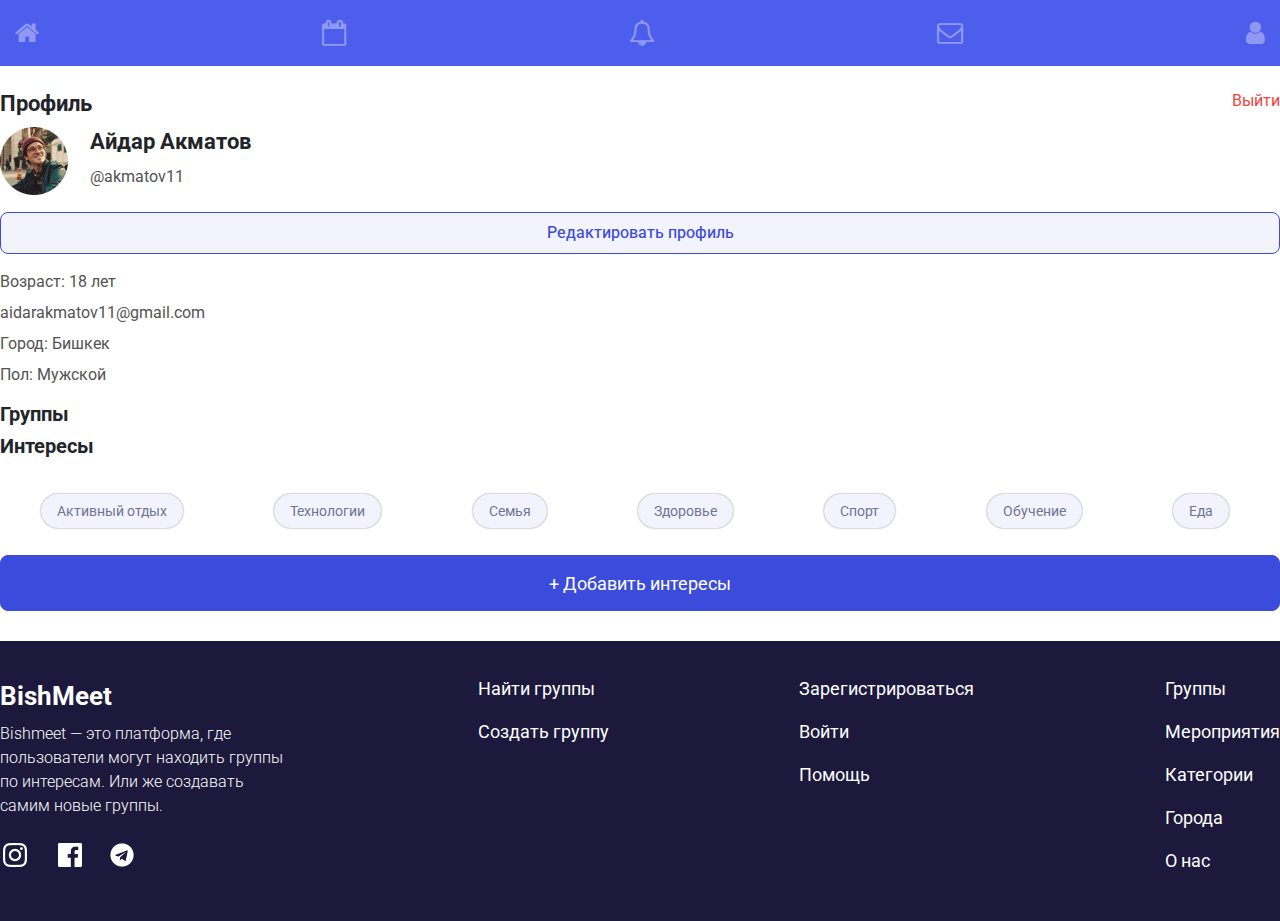
<file: user.html>
<!DOCTYPE html>
<html lang="en">

<head>
    <meta charset="UTF-8">
    <meta name="viewport" content="width=device-width, initial-scale=1.0">
    <link href="https://fonts.googleapis.com/css2?family=Roboto:wght@300;400;700&display=swap" rel="stylesheet">
    <link rel="stylesheet" href="./src/css/owl.carousel.min.css">
    <link rel="stylesheet" href="./src/css/owl.theme.default.min.css">
    <link rel="stylesheet" href="./src/css/bootstrap-reboot.min.css">
    <link rel="stylesheet" href="./src/css/bootstrap-grid.min.css">
    <link rel="stylesheet" href="https://stackpath.bootstrapcdn.com/bootstrap/4.5.0/css/bootstrap.min.css">
    <link rel="stylesheet" href="https://stackpath.bootstrapcdn.com/font-awesome/4.7.0/css/font-awesome.min.css">
    <link rel="stylesheet" href="./src/css/user.css">
    <title>Document</title>
</head>

<body>

    <div class="registered_user">
        <div class="container_all">
            <div class="menu_user">
                <a href="registered_user.html"><i class="fa fa-home" aria-hidden="true"></i></a>
                <a href="calendar.html"><i class="fa fa-calendar-o" aria-hidden="true"></i></a>
                <a href="notifications.html"><i class="fa fa-bell-o" aria-hidden="true"></i></a>
                <a href="message.html"><i class="fa fa-envelope-o" aria-hidden="true"></i></a>
                <a href="user.html"><i class="fa fa-user" aria-hidden="true"></i></a>

            </div>
        </div>

        <section class="user">
            <div class="container_all">
                <div class="box_user">
                    <div class="box_heading_text">
                        <h2 class="user_heading">Профиль</h2>
                        <span><a href="#">Выйти</a></span>
                    </div>
                    <div class="box_user_data">
                        <div class="user_img">
                            <img src="./src/images/user.png" alt="">
                        </div>
                        <div class="box_user_text">
                            <h2 class="user_heading">Айдар Акматов</h2>
                            <span class="user_text"> @akmatov11</span>
                        </div>

                    </div>

                    <button class="options">Редактировать профиль</button>

                    <div class="box_data_text">
                        <p class="user_text">Возраст: 18 лет</p>
                        <p class="user_text">aidarakmatov11@gmail.com</p>
                        <p class="user_text">Город: Бишкек </p>
                        <p class="user_text">Пол: Мужской</p>
                    </div>

                    <div class="box_user_carousel">
                        <h2 class="user_category_text">Группы</h2>


                        <div class="sixth owl-carousel">
                            <div>
                                <div class="box_user_items">
                                    <div class="box_info_items">
                                        <img class="user_logo_img" src="./src/images/GDG.png" alt="">
                                        <h2 class="items_text">GDG Bishkek</h2>
                                        <span>821 участников</span>
                                    </div>
                                </div>
                            </div>
                            <div>
                                <div class="box_user_items">
                                    <div class="box_info_items">
                                        <img class="user_logo_img" src="./src/images/GDG.png" alt="">
                                        <h2 class="items_text">GDG Bishkek</h2>
                                        <span>821 участников</span>
                                    </div>
                                </div>
                            </div>
                            <div>
                                <div class="box_user_items">
                                    <div class="box_info_items">
                                        <img class="user_logo_img" src="./src/images/GDG.png" alt="">
                                        <h2 class="items_text">GDG Bishkek</h2>
                                        <span>821 участников</span>
                                    </div>
                                </div>
                            </div>
                            <div>
                                <div class="box_user_items">
                                    <div class="box_info_items">
                                        <img class="user_logo_img" src="./src/images/GDG.png" alt="">
                                        <h2 class="items_text">GDG Bishkek</h2>
                                        <span>821 участников</span>
                                    </div>
                                </div>
                            </div>
                            <div>
                                <div class="box_user_items">
                                    <div class="box_info_items">
                                        <img class="user_logo_img" src="./src/images/GDG.png" alt="">
                                        <h2 class="items_text">GDG Bishkek</h2>
                                        <span>821 участников</span>
                                    </div>
                                </div>
                            </div>
                            <div>
                                <div class="box_user_items">
                                    <div class="box_info_items">
                                        <img class="user_logo_img" src="./src/images/GDG.png" alt="">
                                        <h2 class="items_text">GDG Bishkek</h2>
                                        <span>821 участников</span>
                                    </div>
                                </div>
                            </div>
                            <div>
                                <div class="box_user_items">
                                    <div class="box_info_items">
                                        <img class="user_logo_img" src="./src/images/GDG.png" alt="">
                                        <h2 class="items_text">GDG Bishkek</h2>
                                        <span>821 участников</span>
                                    </div>
                                </div>
                            </div>
                        </div>


                        <!-- <div class="user_carousel">
                            <div class="user_gallery">
                                <ul class="user_carousel_items">
                                    <li class="user_items">
                                        <div class="box_user_items">
                                            <div class="box_info_items">
                                                <img class="user_logo_img" src="./src/images/GDG.png" alt="">
                                                <h2 class="items_text">GDG Bishkek</h2>
                                                <span>821 участников</span>
                                            </div>
                                        </div>
                                    </li>

                                    <li class="user_items">
                                        <div class="box_user_items">
                                            <div class="box_info_items">
                                                <img class="user_logo_img" src="./src/images/GDG.png" alt="">
                                                <h2 class="items_text">GDG Bishkek</h2>
                                                <span>821 участников</span>
                                            </div>
                                        </div>
                                    </li>

                                    <li class="user_items">
                                        <div class="box_user_items">
                                            <div class="box_info_items">
                                                <img class="user_logo_img" src="./src/images/GDG.png" alt="">
                                                <h2 class="items_text">GDG Bishkek</h2>
                                                <span>821 участников</span>
                                            </div>
                                        </div>
                                    </li>
                                </ul>
                            </div>
                        </div> -->

                    </div>

                    <div class="box_user_category">
                        <h2 class="user_category_text">Интересы</h2>

                        <div class="box_user_category_items">
                            <ul class="user_items_btm">
                                <li><button class="user_items_name">Активный отдых</button></li>
                                <li><button class="user_items_name">Технологии</button></li>
                                <li><button class="user_items_name">Семья</button></li>
                                <li><button class="user_items_name">Здоровье</button></li>
                                <li><button class="user_items_name">Спорт</button></li>
                                <li><button class="user_items_name">Обучение</button></li>
                                <li><button class="user_items_name">Еда</button></li>
                            </ul>
                        </div>
                    </div>

                    <button class="add">+ Добавить интересы</button>

                </div>
            </div>
        </section>



        <footer>
            <div class="container_all">
                <div class="footer_items_box">
                    <div class="footer_items_promo">
                        <h2 class="footer_logo"> <a href="#">BishMeet</a></h2>
                        <p class="footer_text_promo">Bishmeet — это платформа, где пользователи могут находить
                            группы по интересам. Или же
                            создавать самим новые группы.</p>
                        <a href="#">
                            <img class="soc_set" src="./src/icons/instagram (1).png" alt="instagram">
                        </a>
                        <a href="#">
                            <img class="soc_set" src="./src/icons/facebook.png" alt="facebook">
                        </a>
                        <a href="#">
                            <img class="soc_set" src="./src/icons/telegram.png" alt="telegram">
                        </a>

                    </div>


                    <div class="footer_serach_text">
                        <p><a href="#">Найти группы</a></p>
                        <p><a href="#">Создать группу</a></p>

                    </div>

                    <div class="footer_registr_text">
                        <p><a href="sign_up.html">Зарегистрироваться</a></p>
                        <p><a href="come_in.html">Войти </a></p>
                        <p><a href="#">Помощь </a></p>


                    </div>

                    <div class="footer_category_text">
                        <p><a href="#">Группы</a></p>
                        <p><a href="#">Мероприятия </a></p>
                        <p><a href="#">Категории</a></p>
                        <p><a href="#">Города</a></p>
                        <p><a href="#">О нас</a></p>
                    </div>
                </div>
            </div>

            <div class="footer_mobile">
                <p class="BishMeet"> © 2020 BishMeet</p>
            </div>

        </footer>



        <script src="https://code.jquery.com/jquery-3.5.1.slim.min.js"
            integrity="sha256-4+XzXVhsDmqanXGHaHvgh1gMQKX40OUvDEBTu8JcmNs=" crossorigin="anonymous"></script>
        <script src="./js/owl.carousel.min.js"></script>
        <script src="./js/index.js"></script>
</body>

</html>
</file>
<file: src/css/style.css>
* {
  font-family: "Roboto", sans-serif;
}
.box_modal {
  display: -webkit-box;
  display: -ms-flexbox;
  display: flex;
  -webkit-box-pack: justify;
      -ms-flex-pack: justify;
          justify-content: space-between;
  padding-top: 20px;
}

.modal_gamburger .modal_lupa {
  width: 16px;
  height: 16px;
  position: absolute;
  right: 17px;
  bottom: 11px;
  opacity: 0.4;
}
.modal_gamburger .box_all {
  opacity: 0.7;
}
.modal_gamburger .form-control {
  opacity: 0.6;
}
.modal_gamburger {
  display: none;
  position: absolute;
  background: #fff;
  width: 100%;
  height: 370px;
}

.modal_gamburger .box_lang {
  width: 140px;
  display: -webkit-box;
  display: -ms-flexbox;
  display: flex;
  -webkit-box-pack: justify;
      -ms-flex-pack: justify;
          justify-content: space-between;
}
.modal_gamburger .close {
  cursor: pointer;
  font-size: 30px;
}
.modal_gamburger .lang_items {
  font-size: 16px;
  color: #626370;
  cursor: pointer;
}
.modal_gamburger .lang_items:hover {
  color: #3b4bdb;
}
.modal_gamburger a {
  text-decoration: none;
  font-size: 16px;
  color: #626370;
  line-height: 30px;
}
.modal_gamburger a:hover {
  color: #3b4bdb;
}

body {
  margin: 0px;
  padding: 0px;
}
header {
  height: 60px;
  background-color: #fff;
}

.container_all {
  max-width: 1370px;
  margin: 0 auto;
}
.menu .box_menu {
  display: -webkit-box;
  display: -ms-flexbox;
  display: flex;
  -webkit-box-pack: justify;
      -ms-flex-pack: justify;
          justify-content: space-between;
  margin-top: 27px;
}
.menu .gamburger_menu {
  display: none;
}
.menu a {
  text-decoration: none;
  color: #3b4bdb;
}
.menu .logo_text {
  font-size: 24px;
  font-weight: 700;
  position: absolute;
  top: 26px;
}
.menu_items {
  display: -webkit-box;
  display: -ms-flexbox;
  display: flex;
  list-style-type: none;
  margin-left: 10%;
}
.menu_items a {
  text-decoration: none;
  color: #585858;
}
.menu_items a:hover {
  color: #3b4bdb;
}
.menu_items .menu_items_text {
  font-size: 16px;
  font-weight: 400;
  margin-right: 28px;
}
.menu_items .dropDown {
  border-radius: 4px;
  background-color: #f3f3fd;
  color: #3b4bdb;
  border: none;
  -webkit-box-shadow: 0 0 3px rgba(0, 0, 0, 0.5);
          box-shadow: 0 0 3px rgba(0, 0, 0, 0.5);
}
.menu_items .menu_icons_lupa {
  width: 30px;
}

.promo {
  background-color: #585858;
  background-image: url("../images/promo_img\ \(1\).png");
  background-repeat: no-repeat;
  background-size: cover;
  width: 100%;
  height: 680px;
}

.promo .box_promo {
  width: 100%;
  height: 630px;
  display: -webkit-box;
  display: -ms-flexbox;
  display: flex;
  -webkit-box-orient: vertical;
  -webkit-box-direction: normal;
      -ms-flex-direction: column;
          flex-direction: column;
  -webkit-box-pack: center;
      -ms-flex-pack: center;
          justify-content: center;
  -webkit-box-align: center;
      -ms-flex-align: center;
          align-items: center;
  text-align: center;
}
.promo .promo_first_text {
  font-weight: 700;
  font-size: 48px;
  line-height: 1;
  color: #fff;
}
.promo .promo_text_item {
  font-size: 18px;
  font-weight: 400;
  font-weight: normal;
  color: #fff;
}

.btn {
  width: 215px;
  height: 50px;
  margin-left: 7px;
  border-radius: 7px;
  color: #fff;
  margin-top: 10px;
}

.promo_info {
  max-height: 100%;
  padding: 30px 0px 50px 0px;
  background-color: #030027;
}

.promo_info .promo_second_text {
  font-weight: 700;
  font-size: 40px;
  color: #fff;
  line-height: 140%;
  text-align: center;
}

.promo_info .promo_info_box {
  display: -webkit-box;
  display: -ms-flexbox;
  display: flex;
  -webkit-box-pack: center;
      -ms-flex-pack: center;
          justify-content: center;
}

.promo_info .promo_find_text {
  font-weight: 600;
  font-size: 22px;
  color: #fff;
  line-height: 27px;
}
.promo_info .promo_text_info {
  font-size: 14px;
  color: #fff;
  line-height: 145%;
}
.promo_info .promo_img_lupa {
  width: 50px;
  height: 50px;
  margin-left: 30px;
}
.promo_info .promo_img_pluse {
  width: 50px;
  height: 50px;
  margin-left: 18px;
}

.promo_info .get_in {
  width: 130px;
  margin-left: 23%;
}
.promo_info .box_text {
  max-width: 17em;
}
.promo_info .box_text_2 {
  max-width: 19em;
}
.promo_info .box_info_1 {
  display: -webkit-box;
  display: -ms-flexbox;
  display: flex;
  -ms-flex-wrap: wrap;
      flex-wrap: wrap;
  -webkit-box-pack: justify;
      -ms-flex-pack: justify;
          justify-content: space-between;
  max-width: 24em;
}
.promo_info .box_info_2 {
  display: -webkit-box;
  display: -ms-flexbox;
  display: flex;
  -ms-flex-wrap: wrap;
      flex-wrap: wrap;
  -webkit-box-pack: justify;
      -ms-flex-pack: justify;
          justify-content: space-between;
  max-width: 25em;
}
.promo_info .box_com {
  width: 63%;
  text-align: end;
}

.promo_slider .promo_text_slider {
  display: -webkit-box;
  display: -ms-flexbox;
  display: flex;
  -webkit-box-pack: justify;
      -ms-flex-pack: justify;
          justify-content: space-between;
  margin-top: 57px;
}
.promo_slider .activity {
  font-weight: 700;
  font-size: 40px;
}
.promo_slider .activity_text {
  margin-top: 20px;
}
.carousel {
  position: relative;
  border: 1px solid #ccc;
  border-radius: 15px;
  background: #eee;
}

.carousel .images {
  width: 999px;
  height: 230px;
}

.carousel .img_img {
  width: 130px;
  height: 130px;
  display: block;
}

.arrow {
  position: absolute;
  top: 77px;
  padding: 0;
  width: 50px;
  height: 40px;
  border-radius: 7px;
  border: 1px solid gray;
  font-size: 27px;
  line-height: 24px;
  color: #3b4bdb;
  display: block;
}

.arrow:focus {
  outline: none;
}

.arrow:hover {
  background: #3b4bdb;
  color: #fff;
  cursor: pointer;
}

.prev {
  left: -59px;
}

.next {
  right: -59px;
}

.gallery {
  width: 100%;
  overflow: hidden;
}

.gallery ul {
  display: -webkit-box;
  display: -ms-flexbox;
  display: flex;
  height: 130px;
  width: 9999px;
  margin: 0;
  padding: 0;
  list-style: none;
  -webkit-transition: all 1s ease-out;
  -o-transition: all 1s ease-out;
  transition: all 1s ease-out;
  font-size: 0;
}

.card {
  width: 328px;
  height: 220px;
  margin-right: 20px;
  border-radius: 16px;
  background-color: #1c193d;
}
.card-body {
  display: -webkit-box;
  display: -ms-flexbox;
  display: flex;
  -ms-flex-wrap: wrap;
      flex-wrap: wrap;
}
.card-title {
  margin-right: 30px;
  font-size: 14px;
  font-weight: 700;
  color: #fff;
}
.card h4 {
  font-weight: 700;
  font-size: 22px;
  color: #fff;
}
.card-text {
  font-size: 14px;
  font-weight: normal;
  color: #fff;
}
.card .card-title-text {
  position: absolute;
  bottom: 22px;
  font-size: 18px;
  font-weight: 700;
  color: #fff;
}
.btn_card {
  width: 122px;
  height: 37px;
  border-radius: 16px;
  margin-left: 157px;
  background-color: #3b4bdb;
}

.second_card {
  width: 245px;
  height: 290px;
  border: 1px solid;
  border-radius: 16px;
  background-color: #1c193d;
  margin-right: 15px;
}
.second_card .card_GDG_img {
  width: 245px;
  height: 140px;
  border: 1px solid;
  border-radius: 16px;
  text-align: center;
  background-color: #f3f3fd;
}
.second_card .GDG_img {
  width: 122px;
  height: 40px;
  margin-top: 56px;
}
.second_card .info_text {
  margin-left: 10px;
  margin-top: 10px;
}
.second_card .GDG_text {
  color: #fff;
  text-decoration: none;
}
.second_card .GDG_text:hover {
  color: #3b4bdb;
  text-decoration: none;
}

/* //second_carusel */
.second_carousel {
  position: relative;
  border: 1px solid #ccc;
  border-radius: 15px;
  background: #eee;
}

.arrow_prev {
  position: absolute;
  top: 120px;
  padding: 0;
  width: 50px;
  height: 40px;
  border-radius: 7px;
  border: 1px solid gray;
  font-size: 27px;
  line-height: 24px;
  color: #3b4bdb;
  display: block;
}

.arrow_prev:focus {
  outline: none;
}

.arrow_prev:hover {
  background: #3b4bdb;
  color: #fff;
  cursor: pointer;
}

#GDG_ul {
  display: -webkit-box;
  display: -ms-flexbox;
  display: flex;
  height: 290px;
  /* width: 9999px; */
  margin: 0;
  padding: 0;
  list-style: none;
  -webkit-transition: margin-left 1s ease;
  -o-transition: margin-left 1s ease;
  transition: margin-left 1s ease;
  font-size: 0;
}
.galler {
  width: 100%;
  overflow: hidden;
}

.category {
  margin-top: 45px;
}

.category .category_items {
  margin-top: 36px;
}
.category h2 {
  font-size: 40px;
  font-weight: 700;
}

.category .category_btn {
  padding: 6.99623px 19px;
  margin-right: 10px;
  margin-bottom: 11px;
  border-radius: 41.9774px;
  background-color: #f3f3fd;
  color: #707492;
  font-weight: 400;
  font-size: 19.5895px;
  border: none;
  -webkit-box-shadow: 0 0 2px rgba(0, 0, 0, 0.5);
          box-shadow: 0 0 2px rgba(0, 0, 0, 0.5);
}
.category .category_btn:hover {
  background-color: #3b4bdb;
  color: #fff;
}
.category .items_btn {
  display: -webkit-box;
  display: -ms-flexbox;
  display: flex;
  -ms-flex-wrap: wrap;
      flex-wrap: wrap;
  -webkit-box-pack: center;
      -ms-flex-pack: center;
          justify-content: center;
  list-style-type: none;
  padding: 0px;
}

footer {
  height: 280px;
  background-color: #1c193d;
  margin-top: 30px;
}
.footer_items_box {
  display: -webkit-box;
  display: -ms-flexbox;
  display: flex;
  -webkit-box-pack: justify;
      -ms-flex-pack: justify;
          justify-content: space-between;
  padding-top: 34px;
}
.footer_items_box a:hover {
  color: #3b4bdb;
}

.footer_items_box .footer_items_promo {
  width: 287px;
  height: 230px;
}

.footer_items_promo a {
  text-decoration: none;
  font-weight: 700;
  font-size: 26.1684px;
  color: #fff;
}

.footer_items_promo .footer_text_promo {
  font-weight: 300;
  font-size: 16px;
  color: #fff;
}
.footer_serach_text a {
  text-decoration: none;
  font-weight: 400;
  font-size: 18px;
  color: #fff;
}
.footer_registr_text a {
  text-decoration: none;
  font-weight: 400;
  font-size: 18px;
  color: #fff;
}
.footer_category_text a {
  text-decoration: none;
  font-weight: 400;
  font-size: 18px;
  color: #fff;
}

.footer_items_box .soc_set {
  margin-right: 22px;
}

.mobile {
  display: none;
  height: 65px;
}
.mobile .gamburger_menu_mobile {
  display: -webkit-box;
  display: -ms-flexbox;
  display: flex;
  -webkit-box-pack: justify;
      -ms-flex-pack: justify;
          justify-content: space-between;
}
.mobile .gamburger_img {
  width: 38px;
  cursor: pointer;
}
.mobile .logo_text_mobile {
  font-size: 24px;
  font-weight: 700;
}
.gamburger_menu_mobile a {
  color: #3b4bdb;
  text-decoration: none;
}

/* .box_promo .break {
  display: none;
} */

.footer_mobile {
  display: none;
}

.come_in .container_all {
  max-width: 100%;
}
.sidebar button {
  width: 330px;
}
.come_in_box {
  display: -webkit-box;
  display: -ms-flexbox;
  display: flex;
}

.button_group {
  text-align: center;
}
.button_group a {
  display: block;
  line-height: 4;
}
.button_group p {
  margin-top: 26px;
}
.sidebar {
  margin: 0 auto;
  padding-top: 56px;
}
.enter_img {
  width: 850px;
  height: 700px;
  background-color: #626370;
  background-blend-mode: multiply;
  background-image: url("../images/enter_img.png");
  background-size: cover;
  background-repeat: no-repeat;
  background-position: bottom;
}

.enter_img_2 {
  width: 850px;
  height: 890px;
  background-color: #626370;
  background-blend-mode: multiply;
  background-image: url("../images/enter_img.png");
  background-size: cover;
  background-repeat: no-repeat;
  background-position: bottom;
}
.enter_img_2 h2 {
  color: #fff;
  font-weight: bold;
  font-size: 64.1538px;
  text-align: center;
  margin-top: 49%;
}
.enter_img h2 {
  color: #fff;
  font-weight: bold;
  font-size: 64.1538px;
  text-align: center;
  margin-top: 28%;
}
.form-group a {
  text-decoration: none;
  color: #626370;
}
.registr_text {
  max-width: 335px;
  height: 105px;
  margin-top: 48px;
  font-weight: normal;
  font-size: 14px;
}

@media screen and (max-width: 1400px) {

  .container_all {
    max-width:1300px ;
  }
  .menu {
    display: block;
  }

  .carousel {
    width: 1290px;
    margin: 0 auto;
  }
  .promo_slider .second_carousel {
    width: 1290px;
    margin: 0 auto;
  }
}
@media screen and (max-width: 1350px) {
  .container_all {
    max-width: 1300px;
  }
  .promo_info .promo_img_lupa {
    left: 25%;
  }
  .carousel {
    width: 1240px;
    margin: 0 auto;
  }
  .promo_slider .second_carousel {
    width: 1240px;
    margin: 0 auto;
  }
}

@media screen and (max-width: 1270px) {
  .container_all {
    max-width: 1200px;
  }
  .carousel {
    width: 1000px;
    margin: 0 auto;
  }
  .promo_slider .second_carousel {
    width: 1000px;
    margin: 0 auto;
  }
}

@media screen and (max-width: 1200px) {
  .container_all {
    max-width: 1146px;
  }
  header {
    margin-left: 25px;
  }
  .promo_slider .carousel {
    width: 1000px;
    margin: 0 auto;
  }
  .promo_slider .second_carousel {
    width: 1000px;
    margin: 0 auto;
  }
}

/* iPad Pro */

@media screen and (max-width: 1024px) {
  .container_all {
    max-width: 950px;
  }

  header {
    display: none;
  }
  .mobile {
    display: block;
  }
  .mobile .gamburger_menu_mobile {
    padding-top: 15px;
  }
  .promo_slider .carousel {
    max-width: 865px;
    margin: 0 auto;
  }
  .promo_slider .second_carousel {
    max-width: 865px;
    margin: 0 auto;
  }

  .category .items_btn {
    -webkit-box-pack: justify;
        -ms-flex-pack: justify;
            justify-content: space-between;
  }
  footer .container_all {
    max-width: 100%;
  }
  .footer_items_box {
    -ms-flex-pack: distribute;
        justify-content: space-around;
  }
  .footer_items_box .footer_items_promo {
    width: 229px;
  }
}

@media screen and (max-width: 800px) {
  .container_all {
    max-width: 750px;
  }
  .menu .logo_text {
    left: 320px;
  }
  .promo_slider .carousel {
    max-width: 670px;
    margin: 0 auto;
  }
  .promo_slider .second_carousel {
    max-width: 670px;
    margin: 0 auto;
  }
}

@media screen and (max-width: 768px) {
  .container_all {
    max-width: 740px;
  }
  .mobile {
    display: block;
  }
  .mobile .gamburger_menu_mobile {
    padding-top: 15px;
  }
  .menu .logo_text {
    left: 300px;
  }
  .promo_info .promo_img_lupa{
    width: 40px;
    height: 40px;
  }
  .promo_info .promo_img_pluse{
    width: 40px;
    height: 40px;
  }
  .promo_slider .carousel {
    max-width: 620px;
    margin: 0 auto;
  }
  .promo_slider .second_carousel {
    max-width: 620px;
    margin: 0 auto;
  }
}

@media screen and (max-width: 414px) {
  .container_all {
    max-width: 340px;
  }
  .container-fluid{
    max-width:  91%;
  }
  header {
    display: none;
  }
  .box_nav_menu {
    display: none;
  }
  .mobile {
    display: block;
    height: 65px;
  }
  .mobile .gamburger_menu_mobile {
    display: -webkit-box;
    display: -ms-flexbox;
    display: flex;
    -webkit-box-pack: justify;
        -ms-flex-pack: justify;
            justify-content: space-between;
    padding-top: 15px;
  }
  .mobile .gamburger_img {
    width: 24px;
    height: 24px;
    margin-top: 2px;
    cursor: pointer;
  }
  .mobile .logo_text_mobile {
    font-size: 26px;
    font-weight: 700;
  }
  .mobile .menu_text_mobile {
    font-size: 16px;
    padding-top: 5px;
  }
  .gamburger_menu_mobile a {
    color: #3b4bdb;
    text-decoration: none;
  }
  .promo {
    height: 546px;
    background-image: url("../images/promo_svg.png");
    background-repeat: no-repeat;
    background-size: cover;
    background-blend-mode: soft-light;
  }
  .promo .box_promo {
    height: 575px;
  }
  .box_promo .promo_first_text {
    font-size: 26px;
  }
  .promo .break {
    display: block;
  }

  .promo .btn {
    width: 300px;
    height: 45px;
    font-size: 16px;
  }
  .promo_info {
    height: 380px;
  }

  .promo_info .promo_info_box {
    -ms-flex-wrap: wrap;
        flex-wrap: wrap;
    -webkit-box-pack: start;
        -ms-flex-pack: start;
            justify-content: flex-start;
    margin: 0px;
  }
  .promo_info .promo_second_text {
    font-size: 24px;
    text-align: start;
  }
  .promo_info .promo_img_lupa {
    display: none;
  }
  .promo_info .promo_img_pluse {
    display: none;
  }
  .promo_info br{
    display: none;
  }
  .promo_info p{
    opacity: 0.8;
  }
  .promo_info .box_info_1{
    -webkit-box-pack: start;
        -ms-flex-pack: start;
            justify-content: start;
  }
  .promo_info .box_info_2 {
    -webkit-box-pack: start;
        -ms-flex-pack: start;
            justify-content: start;
    padding-left: 0px;
    margin-top: 12px;
  }
  .promo_info .box_com{
    text-align: start;
  }
  .promo_info .get_in{
    margin-left: 0px;
  }
  .promo_slider .activity {
    font-size: 22px;
  }
  .promo_slider .activity_text {
    margin-top: 0px;
    font-size: 14px;
  }
  .promo_slider .carousel {
    max-width: 300px;
  }
  .promo_slider .second_carousel {
    max-width: 300px;
  }

  .gallery {
    height: 195px;
  }
  .card {
    width: 288px;
    height: 190px;
  }
  .btn_card {
    width: 97px;
  }
  .second_card {
    width: 245px;
    height: 270px;
  }
  .second_card .card_GDG_img {
    width: 240px;
    height: 120px;
  }
  .second_card .GDG_img {
    margin-top: 45px;
  }
  .galler {
    height: 276px;
  }
  .carousel .arrow {
    display: none;
  }
  .second_carousel .arrow_prev {
    display: none;
  }

  .category h2 {
    font-size: 22px;
  }
  .category .category_items {
    margin-top: 14px;
  }
  .category .items_btn {
    display: -webkit-box;
    display: -ms-flexbox;
    display: flex;
    -webkit-box-orient: horizontal;
    -webkit-box-direction: normal;
        -ms-flex-direction: row;
            flex-direction: row;
  }
  .category .category_btn {
    padding: 5px 14px;
    font-size: 14px;
  }

  footer {
    min-height: 730px;
  }
  footer .container_all {
    max-width: 87%;
  }
  .footer_items_box {
    display: block;
  }
  .footer_items_box .footer_items_promo {
    width: 86%;
    height: 214px;
  }
  .footer_items_box .footer_registr_text {
    border-top: 1px solid black;
    padding-top: 17px;
    border-bottom: 1px solid black;
    padding-bottom: 17px;
  }
  .footer_items_box .footer_category_text {
    padding-top: 17px;
  }
  .footer_mobile {
    display: block;
    text-align: center;
    padding: 17px 0px;
    font-size: 18px;
    background-color: #0d1234;
    color: #fff;
  }
  .come_in .enter_img {
    display: none;
  }
  .come_in .enter_img_2 {
    display: none;
  }
}


@media screen and (max-width: 375px) {
  .container_all {
    max-width: 340px;
  }
  .container-fluid{
    max-width: 97%;
  }
  .registered_user {
    display: block;
  }
  header {
    display: none;
  }
  .box_nav_menu {
    display: none;
  }

  .mobile {
    display: block;
    height: 65px;
  }
  .mobile .gamburger_menu_mobile {
    display: -webkit-box;
    display: -ms-flexbox;
    display: flex;
    -webkit-box-pack: justify;
        -ms-flex-pack: justify;
            justify-content: space-between;
    padding-top: 15px;
  }
  .mobile .gamburger_img {
    width: 24px;
    height: 24px;
    margin-top: 2px;
    cursor: pointer;
  }
  .mobile .logo_text_mobile {
    font-size: 26px;
    font-weight: 700;
  }
  .mobile .menu_text_mobile {
    font-size: 16px;
    padding-top: 5px;
  }
  .gamburger_menu_mobile a {
    color: #3b4bdb;
    text-decoration: none;
  }

  .promo {
    height: 546px;
    background-image: url("../images/promo_svg.png");
    background-repeat: no-repeat;
    background-size: cover;
    background-blend-mode: soft-light;
  }
  .promo .box_promo {
    height: 575px;
  }
  .box_promo .promo_first_text {
    font-size: 26px;
  }
  .promo .break {
    display: block;
  }

  .promo .btn {
    width: 300px;
    height: 45px;
    font-size: 16px;
  }
  .promo_info {
    height: 380px;
  }
  .promo_info .promo_info_box {
    -ms-flex-wrap: wrap;
        flex-wrap: wrap;
    -webkit-box-pack: start;
        -ms-flex-pack: start;
            justify-content: flex-start;
    margin: 0px;
  }
  .promo_info .promo_second_text {
    font-size: 24px;
    text-align: start;
  }
  .promo_info .promo_img_lupa {
    display: none;
  }
  .promo_info .promo_img_pluse {
    display: none;
  }
  .promo_info .box_info_2 {
    padding-left: 0px;
    margin-top: 12px;
  }
  .promo_slider .activity {
    font-size: 22px;
  }
  .promo_slider .activity_text {
    margin-top: 0px;
    font-size: 14px;
  }
  .promo_slider .carousel {
    max-width: 300px;
  }
  .promo_slider .second_carousel {
    max-width: 300px;
  }

  .gallery {
    height: 195px;
  }
  .card {
    width: 288px;
    height: 190px;
  }
  .btn_card {
    width: 97px;
  }
  .second_card {
    width: 245px;
    height: 270px;
  }
  .second_card .card_GDG_img {
    width: 240px;
    height: 120px;
  }
  .second_card .GDG_img {
    margin-top: 45px;
  }
  .galler {
    height: 276px;
  }

  .carousel .arrow {
    display: none;
  }
  .second_carousel .arrow_prev {
    display: none;
  }

  .category h2 {
    font-size: 22px;
  }
  .category .category_items {
    margin-top: 14px;
  }
  .category .items_btn {
    display: -webkit-box;
    display: -ms-flexbox;
    display: flex;
    -webkit-box-orient: horizontal;
    -webkit-box-direction: normal;
        -ms-flex-direction: row;
            flex-direction: row;
  }
  .category .category_btn {
    padding: 5px 14px;
    font-size: 14px;
  }

  footer {
    min-height: 730px;
  }
  footer .container_all {
    max-width: 87%;
  }
  .footer_items_box {
    display: block;
  }
  .footer_items_box .footer_items_promo {
    width: 86%;
    height: 214px;
  }
  .footer_items_box .footer_registr_text {
    border-top: 1px solid black;
    padding-top: 17px;
    border-bottom: 1px solid black;
    padding-bottom: 17px;
  }
  .footer_items_box .footer_category_text {
    padding-top: 17px;
  }
  .footer_mobile {
    display: block;
    text-align: center;
    padding: 17px 0px;
    font-size: 18px;
    background-color: #0d1234;
    color: #fff;
  }

  .come_in .container_all {
    max-width: 300px;
  }
  .come_in .enter_img {
    display: none;
  }
  .come_in .enter_img_2 {
    display: none;
  }
  .come_in form {
    width: 300px;
  }
  .come_in button {
    width: 300px;
    height: 47px;
    margin-left: 0px;
  }
  .come_in img {
    width: 300px;
  }
}


@media screen and (max-width: 320px) {
  .container_all {
    max-width: 290px;
  }
  header {
    display: none;
  }
  .promo .btn{
    width: 270px;
    margin-left: 3px;
  }
  .promo .break {
    display: none;
  }
  .promo_slider .carousel {
    width: 290px;
    margin: 0 auto;
  }
  .promo_slider .second_carousel {
    width: 290px;
    margin: 0 auto;
  }
  .gallery {
    height: 195px;
  }
  .card {
    width: 288px;
    height: 190px;
  }
  .btn_card {
    width: 97px;
  }
  .second_card {
    width: 245px;
    height: 270px;
  }
  .second_card .card_GDG_img {
    width: 240px;
    height: 120px;
  }
  .second_card .GDG_img {
    margin-top: 45px;
  }
  .galler {
    height: 276px;
  }
  .footer_mobile {
    padding: 15px 0px 1px 0px;
  }
  .footer_items_box .soc_set {
    padding-bottom: 10px;
  }
  .footer_items_box .footer_registr_text {
    padding-top: 5px;
    padding-bottom: 0px;
  }
  .footer_items_box .footer_category_text {
    padding-top: 5px;
  }
  .footer_serach_text {
    margin-top: 10px;
  }
}
</file>
<file: src/css/come_in.css>
* {
  font-family: "Roboto", sans-serif;
}

.come_in .box_flex {
  display: -webkit-box;
  display: -ms-flexbox;
  display: flex;
  -webkit-box-pack: space-evenly;
      -ms-flex-pack: space-evenly;
          justify-content: space-evenly;
}

.box_img {
  height: 800px;
  overflow: hidden;
  background-color: #000;
}
.come_in .img_img {
  position: relative;
  background-size: cover;
  width: 800px;
  min-height: 100%;
  background-image: url('../icons/enter_img.svg');
  opacity: 0.5;

}
h1 {
  position: absolute;
  font-weight: bold;
  font-size: 64.1538px;
  top: 48%;
  left: 33%;
  line-height: 78px;
  color: #ffffff;
}
ul {
  display: -webkit-box;
  display: -ms-flexbox;
  display: flex;
  -webkit-box-orient: vertical;
  -webkit-box-direction: normal;
      -ms-flex-direction: column;
          flex-direction: column;
  -ms-flex-pack: distribute;
      justify-content: space-around;
  list-style-type: none;
  padding: 0px;
}
li {
  margin-top: 12px;
}
.btn {
  width: 335px;
  height: 48px;
  margin-top: 15px;
  background-color: #3b4bdb;
}

.come_in_box {
  display: -webkit-box;
  display: -ms-flexbox;
  display: flex;
  -webkit-box-pack: space-evenly;
      -ms-flex-pack: space-evenly;
          justify-content: space-evenly;
}
.come_in_box .or {
  padding-top: 23px;
  text-align: center;
  font-weight: normal;
  font-size: 18px;
  line-height: 22px;
  text-align: center;
  color: #707070;
}
.come_in .sidebar {
  margin-top: 80px;
}

.come_in .sidebar_text {
  font-weight: 700;
  font-size: 26px;
  line-height: 32px;
}

.come_in p {
  font-weight: normal;
  font-size: 16px;
  line-height: 20px;
}
.come_in .or {
  font-weight: normal;
  font-size: 16px;
  text-align: center;
  margin-top: 16px;
}
.come_in label {
  font-weight: normal;
  font-size: 16px;
  line-height: 20px;
  color: #878787;
}


@media screen and (max-width: 1024px) {
  .come_in .img_img{
    width: 600px;
  }
  .come_in .sidebar{
    margin-top: 75px;
  }
  h1{
    top: 43%;
    left: 26%;
  }
}
@media screen and (max-width:768px){
  .come_in .img_img{
    width: 450px;
  }
  .come_in .sidebar{
    margin-top: 75px;
  }
  .come_in .box_flex{
    -webkit-box-pack: justify;
        -ms-flex-pack: justify;
            justify-content: space-between;
  }
  h1{
    top: 43%;
    left: 19%;
  }
  .come_in .btn {
    width: 250px;
    height: 40px;
  }
  .come_in .group_img{
    width: 250px;
  }
  li {
    text-align: center;
  }
}

@media screen and (max-width:414px){
  .come_in .box_flex{
    -webkit-box-pack: center;
        -ms-flex-pack: center;
            justify-content: center;
  }
  .come_in .box_img{
    display: none;
  }
  .come_in .btn{
    width: 335px;
    height: 48px;
  }
  .come_in .group_img {
    width: 335px;
  }
}

@media screen and (max-width:375px){
  .come_in .sidebar {
    margin-top: 56px;
  }
}

@media screen and (max-width:360px){
  .come_in .sidebar {
    margin-top: 40px;
  }
}
@media screen and (max-width:320px){
  .come_in .sidebar {
    margin-top: 10px;
  }
  .come_in .btn{
    width: 290px;
    height: 40px;
  }
  .come_in .group_img {
    width: 290px;
    height: 40px;
  }
}
</file>
<file: src/css/message_user.css>
* {
    font-family: "Roboto", sans-serif;
  }
  body {
    margin: 0px;
    padding: 0px;
  }
  
  .sms_box {
    display: none;
    width: 100%;
    height: 100%;
  }
  .box_message_modal {
    width: 100%;
    height: 800px;
    background-color: rgba(0, 0, 0, 0.5);
    display: flex;
    flex-direction: column;
    justify-content: center;
    position: absolute;
  }
  .box_message_modal .message_modal {
    width: 50%;
    height: 250px;
    padding: 20px;
    background-color: #fff;
    margin: 0 auto;
    border: 3px solid;
    border-color: #505050;
    box-shadow: 0 0 10px rgba(0, 0, 0, 0.5);
  }
  .sms_box .form_input {
    width: 70%;
    height: 50%;
    display: flex;
    flex-direction: column;
    justify-content: center;
    margin: 0 auto;
  }
  
  .vertical-align {
    position: relative;
    top: 50%;
    transform: translateY(-50%);
  }
  
  .box_container {
    max-width: 700px;
  }
  
  .registered_user {
    display: block;
    background-color: #4d5dec;
    height: 66px;
  }
  
  .registered_user .menu_user {
    display: flex;
    justify-content: space-between;
    padding-top: 20px;
    padding-left: 15px;
    padding-right: 15px;
  }
  
  .fa {
    font-size: 26px;
  }
  
  .registered_user i {
    color: rgba(255, 255, 255, 0.4);
  }
  
  .registered_user i:hover {
    color: #fff;
    cursor: pointer;
  }
  
 
  .sms_user .sms_event_user {
    margin-top: 40px;
  }
  
  .sms_user {
    min-height: 600px;
  }
 
  
  .sms_user .sms_event_user {
    width: 100%;
    display: flex;
    margin-top: 24px;
    padding-top: 10px;
  }
  .sms_user .box_sms_event_user {
    width: 100%;
    margin-left: 13px;
  }
  .sms_user .sms_name_user {
    display: flex;
    justify-content: space-between;
  }
  .sms_user .sms_heading_user {
    font-weight: 700;
    font-size: 22px;
  }
  .sms_user .logo_event_user img {
    width: 50px;
  }
  .sms_user .sms_text_user {
    font-weight: 700;
    font-size: 18px;
    line-height: 22px;
    color: #000;
  }
  .sms_user .sms_info_text_user {
    font-weight: normal;
    font-size: 14px;
    line-height: 24px;
    color: rgba(0, 0, 0, 0.5);
  }
  .sms_user .txt {
    font-weight: normal;
    font-size: 14px;
    line-height: 24px;
    color: rgba(0, 0, 0, 0.5);
  }
  .box_sms_btn {
    margin-bottom: 41px;
  }
  .box_sms_btn .sms_btn {
    width: 100%;
    height: 62px;
    border: 1px solid #3b4bdb;
    box-sizing: border-box;
    border-radius: 8px;
    font-weight: 400;
    font-size: 20px;
    line-height: 25px;
    color: #3b4bdb;
  }

 
  
  @media screen and (max-width: 1350px) {
    .container_all {
      max-width: 1300px;
    }
  }
  
  @media screen and (max-width: 1270px) {
    .container_all {
      max-width: 1200px;
    }
  }
  
  @media screen and (max-width: 1200px) {
    .container_all {
      max-width: 1146px;
    }
  }
  
  /* iPad Pro */
  
  @media screen and (max-width: 1024px) {
    .container_all {
      max-width: 950px;
      margin: 0 auto;
    }
  
    .fa {
      font-size: 30px;
    }
  }
  
  @media screen and (max-width: 800px) {
    .container_all {
      max-width: 750px;
    }
  }
  
  @media screen and (max-width: 768px) {
    .container_all {
      max-width: 740px;
    }
  }
  
  @media screen and (max-width: 414px) {
    .container_all {
      max-width: 390px;
      margin: 0 auto;
    }
  }
  
  @media screen and (max-width: 375px) {
    .container_all {
      max-width: 360px;
      margin: 0 auto;
    }
    section .container_all {
      max-width: 350px;
      margin: 0 auto;
    }
    .registered_user {
      display: block;
    }
    .fa {
      font-size: 26px;
    }
  }
  
  @media screen and (max-width: 360px) {
    section .container_all {
      max-width: 340px;
      margin: 0 auto;
    }
  }
  
  @media screen and (max-width: 320px) {
    .container_all {
      max-width: 300px;
    }
  
    section .container_all {
      max-width: 300px;
    }
  }
</file>
<file: src/css/registered_user.css>
* {
  font-family: "Roboto", sans-serif;
}
body {
  margin: 0px;
  padding: 0px;
}

.box_container{
    max-width: 700px;
}

.registered_user {
  display: block;
  background-color: #4d5dec;
  height: 66px;

}

.registered_user .menu_user {
  display: -webkit-box;
  display: -ms-flexbox;
  display: flex;
  -webkit-box-pack: justify;
      -ms-flex-pack: justify;
          justify-content: space-between;
  padding-top: 20px;
  padding-left: 15px;
  padding-right: 15px;
}
.input-group {
  /* max-width: 720px; */
  margin: 0 auto;
}
.search {
  margin-top: 30px;
  margin-bottom: 11px;
}
.fa {
  font-size: 26px;
}
.fakebox-input {
  bottom: 0;
  -webkit-box-sizing: border-box;
          box-sizing: border-box;
  left: 0;
  margin: 0;
  opacity: 0;
  -webkit-padding-start: 20px;
          padding-inline-start: 20px;
  position: absolute;
  top: 0;
  width: 100%;
}
.search input {
  background-image: url("[data-uri]");
  background-repeat: no-repeat;
  background-position-x: 97%;
  background-position-y: center;
}

.registered_user i {
  color: rgba(255, 255, 255, 0.4);
}

.registered_user i:hover {
  color: #fff;
  cursor: pointer;
}
.group_carousel .group_items{
    margin-left: 7px;
}

.made_carousel {
    margin-top: 80px;
}

.made_carousel .box_made_text {
  display: -webkit-box;
  display: -ms-flexbox;
  display: flex;
  -webkit-box-pack: justify;
      -ms-flex-pack: justify;
          justify-content: space-between;
  margin-top: 36px;
  margin-bottom: 17px;
}
.made_carousel .group_carousel {
  max-width: 100%;
}
.group_text {
  font-weight: 700;
  font-size: 22px;
}
.made_carousel .box_info_carousel {
  padding-top: 25px;
}
.made_carousel .logo_carousel {
  width: 90px;
  height: 30px;
}
.made_carousel .carousel_gallery {
  width: 100%;
  overflow: hidden;
}
.made_carousel .box_carousel {
  width: 162px;
  height: 159px;
  text-align: center;
  border-radius: 12px;
  background-color: #1c193d;
}

a {
  text-decoration: none;
}
.made_carousel .tag_a {
  color: #fff;
}
.made_carousel .box_items {
  height: 170px;
  display: -webkit-box;
  display: -ms-flexbox;
  display: flex;
  -webkit-box-pack: justify;
      -ms-flex-pack: justify;
          justify-content: space-between;
  -webkit-box-align: center;
      -ms-flex-align: center;
          align-items: center;
  background-color: #eeeeee;
  list-style-type: none;
  padding: 0px;
}
.made_carousel .carousel_text {
  font-weight: 700;
  font-size: 20px;
  padding-top: 30px;
  color: #fff;
}
.made_carousel .info_text {
  font-size: 14px;
  color: #fff;
}

.activity_carousel {
  width: 100%;
}
.made_carousel .broken{
    display: none;
}
.made_carousel .btn_made_group {
  width: 100%;
  height: 62px;
  font-weight: 400;
  font-size: 20px;
  -webkit-box-sizing: border-box;
          box-sizing: border-box;
  border-radius: 8px;
  background-color: #f3f3fd;
}
.activity_carousel .activity_gallery {
  width: 100%;
  overflow: hidden;
}
.activity_carousel .box_activity_items {
  display: -webkit-box;
  display: -ms-flexbox;
  display: flex;
  height: 180px;
  -webkit-box-pack: justify;
      -ms-flex-pack: justify;
          justify-content: space-between;
  -webkit-box-align: center;
      -ms-flex-align: center;
          align-items: center;
  background-color: #eeeeee;
  list-style-type: none;
  padding: 0px;
}
.activity_carousel li{
    padding-right: 10px;
}
.activity_carousel p {
  padding-top: 15px;
}
.activity_carousel .box_activity_carousel {
  width: 224px;
  height: 163px;
  background: #1c193d;
  border-radius: 12px;
}
.activity_carousel .box_info_activity {
  margin-left: 40px;
  padding-top: 7px;
}

.recomend_carousel {
  width: 100%;
}
.recomend_carousel .recomend_gallery {
  width: 100%;
  overflow: hidden;
}
.recomend_carousel .box_recomend_items {
  display: -webkit-box;
  display: -ms-flexbox;
  display: flex;
  height: 220px;
  -webkit-box-pack: justify;
      -ms-flex-pack: justify;
          justify-content: space-between;
  -webkit-box-align: center;
      -ms-flex-align: center;
          align-items: center;
  background-color: #eeeeee;
  list-style-type: none;
  page-break-after: 0px;
  padding: 0px;
}
.recomend_carousel li{
    padding-left: 10px;
}
.recomend_carousel .box_recomend_carousel {
  width: 277px;
  height: 198px;
  background-color: #1c193d;
  border-radius: 12px;
}
.recomend_carousel .box_info_recomend{
    width: 260px;
    margin: 0 auto;
    padding-top: 8px;
}
.recomend_carousel .box_recomend_btn {
  display: -webkit-box;
  display: -ms-flexbox;
  display: flex;
  -webkit-box-pack: justify;
      -ms-flex-pack: justify;
          justify-content: space-between;
  margin-top: 40px;
}
.recomend_carousel button {
  width: 87px;
  height: 26px;
  background: #4d5dec;
  border-radius: 13px;
  font-size: 12px;
  color: #fff;
}


footer {
  height: 280px;
  background-color: #1c193d;
  margin-top: 30px;
}
.footer_items_box {
  display: -webkit-box;
  display: -ms-flexbox;
  display: flex;
  -webkit-box-pack: justify;
      -ms-flex-pack: justify;
          justify-content: space-between;
  padding-top: 34px;
}
.footer_items_box a:hover {
  color: #3b4bdb;
}

.footer_items_box .footer_items_promo {
  width: 287px;
  height: 230px;
}

.footer_items_promo a {
  text-decoration: none;
  font-weight: 700;
  font-size: 26.1684px;
  color: #fff;
}

.footer_items_promo .footer_text_promo {
  font-weight: 300;
  font-size: 16px;
  color: #fff;
}
.footer_serach_text a {
  text-decoration: none;
  font-weight: 400;
  font-size: 18px;
  color: #fff;
}
.footer_registr_text a {
  text-decoration: none;
  font-weight: 400;
  font-size: 18px;
  color: #fff;
}
.footer_category_text a {
  text-decoration: none;
  font-weight: 400;
  font-size: 18px;
  color: #fff;
}

.footer_items_box .soc_set {
  margin-right: 22px;
}

.box_category{
    margin-top: 30px;
}
.box_category .box_items_btn{
    display: -webkit-box;
    display: -ms-flexbox;
    display: flex;
    -ms-flex-wrap: wrap;
        flex-wrap: wrap;
    -ms-flex-pack: distribute;
        justify-content: space-around;
    list-style-type: none;
    padding: 0px;
   
}
.box_category .category_items:hover{
 background-color: #3b4bdb;
 color: #fff

}
.box_category .category_items{
  padding: 5px 14px;
  margin-top: 5px;
  -webkit-box-sizing: border-box;
          box-sizing: border-box;
  border-radius: 30px;
  font-weight: 400;
 font-size: 14px;
 color: #4d5dec;
}
.box_category .category_text{
font-weight: normal;
font-size: 16px;
color: rgba(0, 0, 0, 0.4);
}

.category_search{
    margin-top: 98px;
}


@media screen and (max-width: 1350px) {
  .container_all {
    max-width: 1300px;
  }
}

@media screen and (max-width: 1270px) {
  .container_all {
    max-width: 1200px;
  }
  
}

@media screen and (max-width: 1200px) {
  .container_all {
    max-width: 1146px;
  }
 
}

/* iPad Pro */

@media screen and (max-width: 1024px) {
  .container_all {
    max-width: 950px;
    margin: 0 auto;
  }
  .category_search{
    margin-top: 60px;
  }

  .made_carousel .btn_made_group{
      width: 100%;
      font-size: 30px;
  }
  .fa{
      font-size: 30px;
  }
  .made_carousel .broken{
      display: none;
  }
  
  footer .container_all {
    max-width: 100%;
  }
  .footer_items_box {
    -ms-flex-pack: distribute;
        justify-content: space-around;
  }
  .footer_items_box .footer_items_promo {
    width: 229px;
  }
}

@media screen and (max-width: 800px) {
  .container_all {
    max-width: 750px;
  }
}

@media screen and (max-width: 768px) {
  .container_all {
    max-width: 740px;
  }
  .category_search{
    margin-top: 60px;
  }
}

@media screen and (max-width: 414px) {
  .container_all {
    max-width: 390px;
    margin: 0 auto;
  }
  .category_search{
    margin-top: 30px;
  }
  .made_carousel .btn_made_group{
    /* margin-left: 8px; */
    color: #4d5dec;
    font-size: 22px;
  }
  .made_carousel .broken{
      display:  block;
  }
  .box_info_recomend button{
      color: #fff;
  }
  
  footer {
    min-height: 730px;
  }
  footer .container_all {
    max-width: 87%;
  }
  .footer_items_box {
    display: block;
  }
  .footer_items_box .footer_items_promo {
    width: 86%;
    height: 214px;
  }
  .footer_items_box .footer_registr_text {
    border-top: 1px solid black;
    padding-top: 17px;
    border-bottom: 1px solid black;
    padding-bottom: 17px;
  }
  .footer_items_box .footer_category_text {
    padding-top: 17px;
  }
  .footer_mobile {
    display: block;
    text-align: center;
    padding: 17px 0px;
    font-size: 18px;
    background-color: #0d1234;
    color: #fff;
  }
 
}

@media screen and (max-width: 375px) {
  .container_all {
    max-width: 360px;
    margin: 0 auto;
  }
  .category_search{
    margin-top: 30px;
  }
  .registered_user {
    display: block;
  }

 .made_carousel button{
     margin-left: 10px;
     color: #4d5dec;
 }
 .fa{
     font-size: 26px;
 }
 .made_carousel .btn_made_group{
     width: 335px;
     font-size: 24px;
 }
 .made_carousel .broken{
     display: block;
 }

  footer {
    min-height: 730px;
  }
  footer .container_all {
    max-width: 87%;
  }
  .footer_items_box {
    display: block;
  }
  .footer_items_box .footer_items_promo {
    width: 86%;
    height: 214px;
  }
  .footer_items_box .footer_registr_text {
    border-top: 1px solid black;
    padding-top: 17px;
    border-bottom: 1px solid black;
    padding-bottom: 17px;
  }
  .footer_items_box .footer_category_text {
    padding-top: 17px;
  }
  .footer_mobile {
    display: block;
    text-align: center;
    padding: 17px 0px;
    font-size: 18px;
    background-color: #0d1234;
    color: #fff;
  }
  .category_search .container_all{
      max-width: 340px;;
  }

}



@media screen and (max-width: 320px) {
  .container_all {
    max-width: 300px;
  }
  .category_search{
    margin-top: 30px;
  }
  .made_carousel .btn_made_group{
      width: 288px;
      height: 55px;
  }

  .footer_mobile {
    padding: 15px 0px 1px 0px;
  }
  .footer_items_box .soc_set {
    padding-bottom: 10px;
  }
  .footer_items_box .footer_registr_text {
    padding-top: 5px;
    padding-bottom: 0px;
  }
  .footer_items_box .footer_category_text {
    padding-top: 5px;
  }

  .footer_serach_text {
    margin-top: 10px;
  }
  .box_category  .box_items_btn{
   -webkit-box-pack: start;
       -ms-flex-pack: start;
           justify-content: flex-start;
  }
}
</file>
<file: src/css/user.css>
/*
* Prefixed by https://autoprefixer.github.io
* PostCSS: v7.0.29,
* Autoprefixer: v9.7.6
* Browsers: last 4 version
*/

* {
  font-family: "Roboto", sans-serif;
}
body {
  margin: 0px;
  padding: 0px;
}

.box_container {
  max-width: 700px;
}

.registered_user {
  display: block;
  background-color: #4d5dec;
  height: 66px;
}

.registered_user .menu_user {
  display: -webkit-box;
  display: -ms-flexbox;
  display: flex;
  -webkit-box-pack: justify;
      -ms-flex-pack: justify;
          justify-content: space-between;
  padding-top: 20px;
  padding-left: 15px;
  padding-right: 15px;
}

.fa {
  font-size: 26px;
}

.registered_user i {
  color: rgba(255, 255, 255, 0.4);
}

.registered_user i:hover {
  color: #fff;
  cursor: pointer;
}
.user .box_user {
  margin-top: 40px;
}

.user .box_heading_text {
  display: -webkit-box;
  display: -ms-flexbox;
  display: flex;
  -webkit-box-pack: justify;
      -ms-flex-pack: justify;
          justify-content: space-between;
}
.user .box_user_data {
  display: -webkit-box;
  display: -ms-flexbox;
  display: flex;
}
.user .user_heading {
  font-weight: 700;
  font-size: 22px;
  line-height: 30px;
}
.user .box_heading_text a {
  text-decoration: none;
  font-weight: 400;
  font-size: 16px;
  color: #f2453d;
}
.user .user_img {
  width: 90px;
}
.user .user_text {
  font-weight: normal;
  font-size: 16px;
  color: #535353;
}
.user .options {
  width: 100%;
  height: 42px;
  margin-top: 17px;
  background: #f3f3fd;
  border: none;
  border-radius: 8px;
  border: 0.5px solid #3b4bdb;
  -webkit-box-sizing: border-box;
          box-sizing: border-box;
  font-weight: 450;
  font-size: 16px;
  color: #3b4bdb;
}
.user .box_data_text {
  margin-top: 20px;
}
.user .box_data_text p {
  line-height: 15px;
}

.user .user_category_text {
  font-weight: 700;
  font-size: 20px;
}

.box_user_carousel {
  margin-top: 20px;
}
.user .user_carousel {
  width: 100%;
  margin-top: 14px;
}
.user .user_gallery {
  width: 100%;
  overflow: hidden;
}
.user .user_carousel_items {
  height: 170px;
  display: -webkit-box;
  display: -ms-flexbox;
  display: flex;
  -webkit-box-pack: justify;
      -ms-flex-pack: justify;
          justify-content: space-between;
  -webkit-box-align: center;
      -ms-flex-align: center;
          align-items: center;
  list-style-type: none;
  padding: 0px;
}
.user .user_items {
  margin-left: 7px;
}

.box_user_items {
  width: 162px;
  height: 159px;
  text-align: center;
  border-radius: 12px;
  background-color: #1c193d;
}
.user .box_info_items {
  padding-top: 25px;
}
.user .user_logo_img {
  width: 90px;
  height: 30px;
}
.user .items_text {
  font-weight: 700;
  font-size: 20px;
  padding-top: 30px;
  color: #fff;
}
.user .box_info_items span {
  color: #fff;
  font-size: 14px;
}
.user .box_user_category_items {
  margin-top: 36px;
}

.user .user_items_btm {
  display: -webkit-box;
  display: -ms-flexbox;
  display: flex;
  -ms-flex-wrap: wrap;
      flex-wrap: wrap;
  -ms-flex-pack: distribute;
      justify-content: space-around;
  list-style-type: none;
  padding: 0px;
}
.user .user_items_name {
  padding: 6.99623px 16px;
  margin-right: 10px;
  margin-bottom: 11px;
  border-radius: 41.9774px;
  background-color: #f3f3fd;
  color: #707492;
  font-weight: 400;
  font-size: 13.5895px;
  border: none;
  -webkit-box-shadow: 0 0 2px rgba(0, 0, 0, 0.5);
          box-shadow: 0 0 2px rgba(0, 0, 0, 0.5);
}
.user .user_items_name:hover {
  color: #fff;
  background-color: #3b4bdb;
}
.user .add {
  width: 100%;
  height: 56px;
  border: 1px solid #3b4bdb;
  -webkit-box-sizing: border-box;
          box-sizing: border-box;
  border-radius: 8px;
  background: #3b4bdb;
  color: #fff;
  font-weight: 400;
  font-size: 18px;
}

footer {
  height: 280px;
  background-color: #1c193d;
  margin-top: 30px;
}
.footer_items_box {
  display: -webkit-box;
  display: -ms-flexbox;
  display: flex;
  -webkit-box-pack: justify;
      -ms-flex-pack: justify;
          justify-content: space-between;
  padding-top: 34px;
}
.footer_items_box a:hover {
  color: #3b4bdb;
}

.footer_items_box .footer_items_promo {
  width: 287px;
  height: 230px;
}

.footer_items_promo a {
  text-decoration: none;
  font-weight: 700;
  font-size: 26.1684px;
  color: #fff;
}

.footer_items_promo .footer_text_promo {
  font-weight: 300;
  font-size: 16px;
  color: #fff;
}
.footer_serach_text a {
  text-decoration: none;
  font-weight: 400;
  font-size: 18px;
  color: #fff;
}
.footer_registr_text a {
  text-decoration: none;
  font-weight: 400;
  font-size: 18px;
  color: #fff;
}
.footer_category_text a {
  text-decoration: none;
  font-weight: 400;
  font-size: 18px;
  color: #fff;
}

.footer_items_box .soc_set {
  margin-right: 22px;
}
footer .footer_mobile {
  display: none;
}

@media screen and (max-width: 1350px) {
  .container_all {
    max-width: 1300px;
  }
}

@media screen and (max-width: 1270px) {
  .container_all {
    max-width: 1200px;
  }
}

@media screen and (max-width: 1200px) {
  .container_all {
    max-width: 1146px;
  }
}

/* iPad Pro */

@media screen and (max-width: 1024px) {
  .container_all {
    max-width: 950px;
    margin: 0 auto;
  }

  .fa {
    font-size: 30px;
  }

  footer .container_all {
    max-width: 100%;
  }
  .footer_items_box {
    -ms-flex-pack: distribute;
        justify-content: space-around;
  }
  .footer_items_box .footer_items_promo {
    width: 229px;
  }
  footer .footer_mobile {
    display: none;
  }
}

@media screen and (max-width: 800px) {
  .container_all {
    max-width: 750px;
  }
}

@media screen and (max-width: 768px) {
  .container_all {
    max-width: 740px;
  }
  footer .footer_mobile {
    display: none;
  }
}

@media screen and (max-width: 375px) {
  .container_all {
    max-width: 360px;
    margin: 0 auto;
  }
  section .container_all {
    max-width: 360px;
    margin: 0 auto;
  }
  .registered_user {
    display: block;
  }
  .fa {
    font-size: 26px;
  }
  footer {
    min-height: 730px;
  }
  footer .container_all {
    max-width: 87%;
  }
  .footer_items_box {
    display: block;
  }
  .footer_items_box .footer_items_promo {
    width: 86%;
    height: 214px;
  }
  .footer_items_box .footer_registr_text {
    border-top: 1px solid black;
    padding-top: 17px;
    border-bottom: 1px solid black;
    padding-bottom: 17px;
  }
  .footer_items_box .footer_category_text {
    padding-top: 17px;
  }
  footer .footer_mobile {
    display: block;
    text-align: center;
    padding: 20px 0px;
    font-size: 18px;
    background-color: #0d1234;
    color: #fff;
  }
}

@media screen and (max-width: 414px) {
  .container_all {
    max-width: 390px;
    margin: 0 auto;
  }

  footer {
    min-height: 730px;
  }
  footer .container_all {
    max-width: 87%;
  }
  .footer_items_box {
    display: block;
  }
  .footer_items_box .footer_items_promo {
    width: 86%;
    height: 214px;
  }
  .footer_items_box .footer_registr_text {
    border-top: 1px solid black;
    padding-top: 17px;
    border-bottom: 1px solid black;
    padding-bottom: 17px;
  }
  .footer_items_box .footer_category_text {
    padding-top: 17px;
  }
  footer .footer_mobile {
    display: block;
    text-align: center;
    padding: 20px 0px;
    font-size: 18px;
    background-color: #0d1234;
    color: #fff;
  }
}

@media screen and (max-width: 360px) {
  section .container_all {
    max-width: 340px;
    margin: 0 auto;
  }
}

@media screen and (max-width: 320px) {
  .container_all {
    max-width: 300px;
  }

  section .container_all {
    max-width: 300px;
  }
  .footer_mobile {
    padding: 15px 0px 1px 0px;
  }
  .footer_items_box .soc_set {
    padding-bottom: 10px;
  }
  .footer_items_box .footer_registr_text {
    padding-top: 5px;
    padding-bottom: 0px;
  }
  .footer_items_box .footer_category_text {
    padding-top: 5px;
  }

  .footer_serach_text {
    margin-top: 10px;
  }
}
</file>
